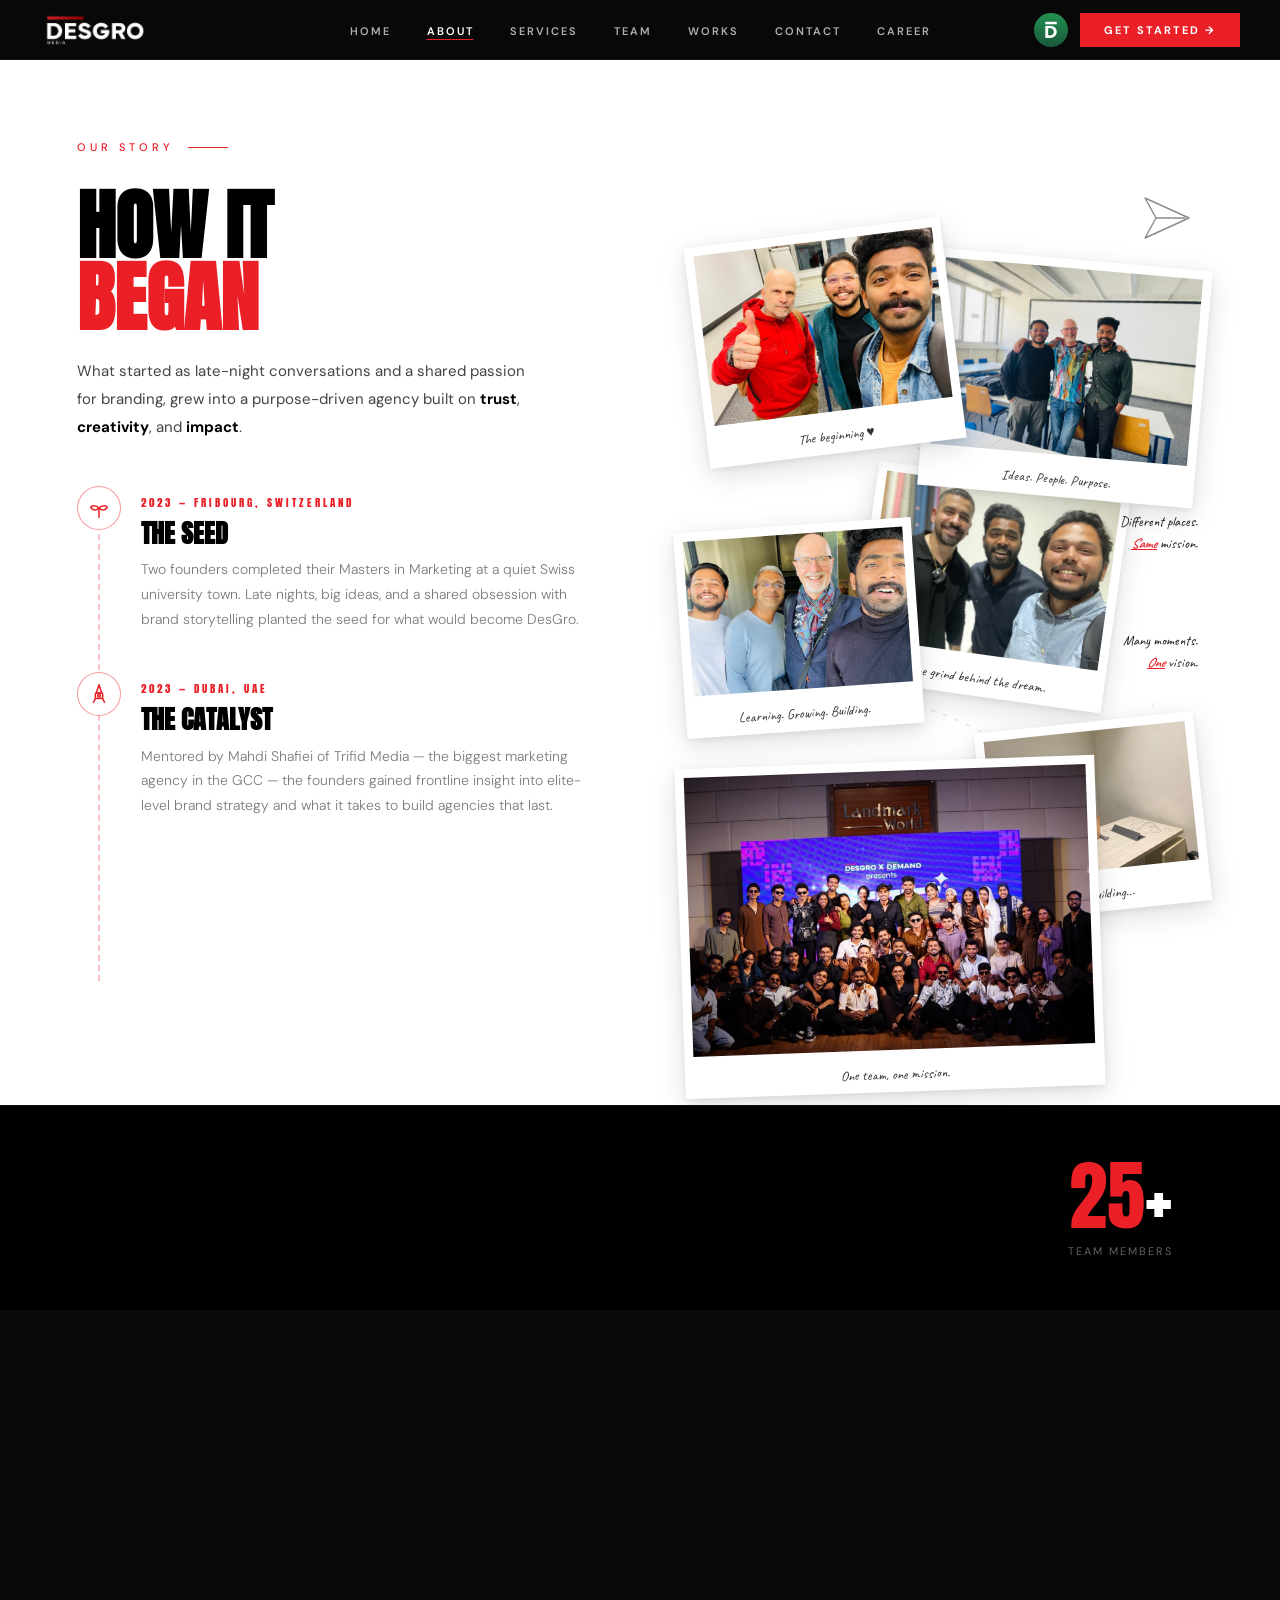
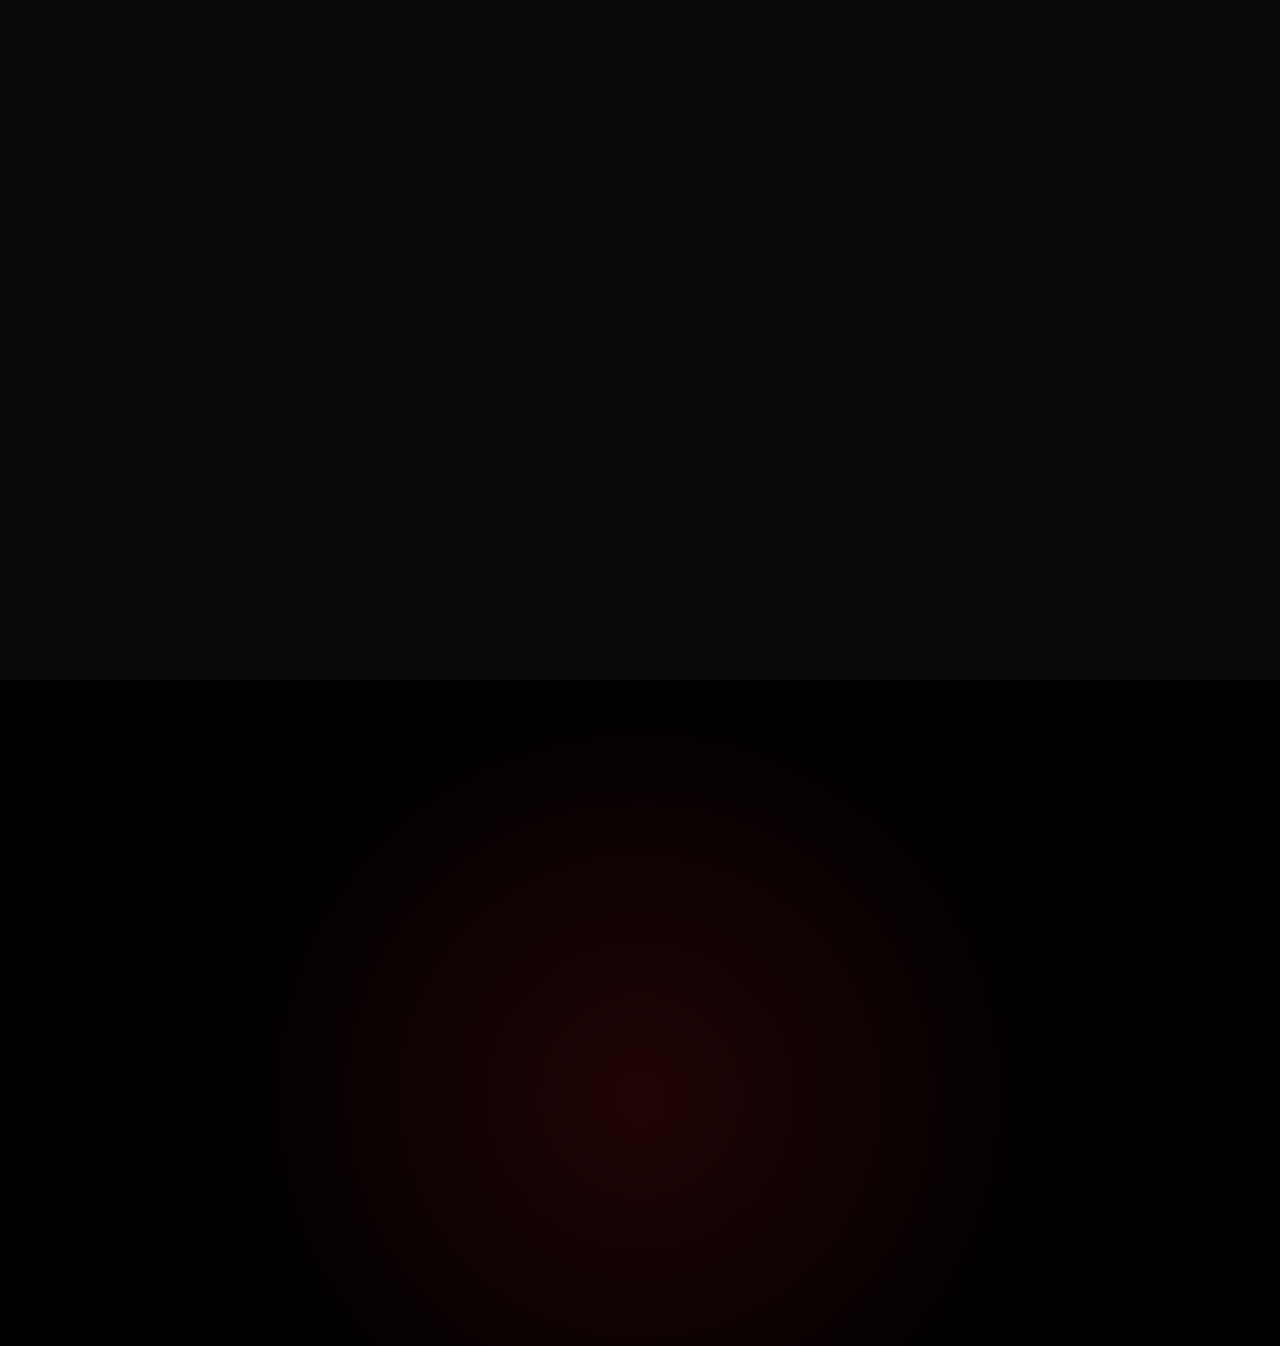
<file: about.html>
<!DOCTYPE html>
<html lang="en">

<head>
  <meta charset="UTF-8">
  <meta name="viewport" content="width=device-width, initial-scale=1.0, viewport-fit=cover">
  <meta name="theme-color" content="#000000">
  <title>About &mdash; Desgro Media</title>
  <link rel="icon" type="image/jpeg" href="image%20assets/desgrologo.jpg">
  <link rel="apple-touch-icon" href="image%20assets/desgrologo.jpg">
  <meta name="description"
    content="From a university town in Switzerland to 40+ creatives redefining brands across the globe.">
  <link rel="preload" href="fonts/Anton-Regular.woff2" as="font" type="font/woff2" crossorigin>
  <link rel="stylesheet" href="style.css">
  <style>
    @import url('https://fonts.googleapis.com/css2?family=Caveat:wght@400;600&display=swap');

    .about-page {
      overflow-x: hidden;
    }

    /* ── STORY (first section, white background) ── */
    .ab-story {
      background: #fff;
      padding: calc(var(--nav-h) + 80px) 6% 100px;
      display: grid;
      grid-template-columns: 1fr 1fr;
      gap: 80px;
      align-items: center;
      min-height: 100vh;
      min-height: 100dvh;
    }

    .ab-story-label {
      font-family: var(--font-body);
      font-size: 11px;
      font-weight: 500;
      letter-spacing: 4px;
      color: var(--red);
      text-transform: uppercase;
      margin-bottom: 36px;
      display: flex;
      align-items: center;
      gap: 14px;
    }

    .ab-story-label::after {
      content: '';
      display: block;
      width: 40px;
      height: 1px;
      background: var(--red);
    }

    .ab-story-heading {
      font-family: var(--font-display);
      font-size: clamp(44px, 6vw, 84px);
      line-height: 0.94;
      color: #000;
      margin-bottom: 24px;
    }

    .ab-story-heading em {
      color: var(--red);
      font-style: normal;
    }

    /* Story intro paragraph */
    .ab-story-intro {
      font-family: var(--font-body);
      font-size: 15px;
      line-height: 1.85;
      color: #444;
      max-width: 460px;
      margin-bottom: 44px;
    }

    .ab-story-intro strong {
      color: #000;
      font-weight: 700;
    }

    /* Milestones — icon timeline */
    .ab-milestones {
      position: relative;
    }

    .ab-milestones::before {
      content: '';
      position: absolute;
      left: 21px;
      top: 48px;
      bottom: 24px;
      border-left: 2px dashed rgba(235, 32, 39, 0.28);
      pointer-events: none;
    }

    .ab-milestone {
      display: grid;
      grid-template-columns: 44px 1fr;
      gap: 20px;
      padding-bottom: 40px;
      align-items: flex-start;
      opacity: 0;
      transform: translateX(-20px);
      transition: opacity 0.6s ease, transform 0.6s cubic-bezier(0.16, 1, 0.3, 1);
    }

    .ab-milestone.visible {
      opacity: 1;
      transform: translateX(0);
    }

    .ab-milestone:last-child {
      padding-bottom: 0;
    }

    .ab-ms-icon {
      width: 44px;
      height: 44px;
      border-radius: 50%;
      border: 1.5px solid rgba(235, 32, 39, 0.45);
      background: #fff;
      display: flex;
      align-items: center;
      justify-content: center;
      flex-shrink: 0;
      position: relative;
      z-index: 1;
    }

    .ab-ms-icon svg {
      width: 22px;
      height: 22px;
      stroke: var(--red);
      fill: none;
      stroke-width: 1.7;
      stroke-linecap: round;
      stroke-linejoin: round;
    }

    .ab-ms-body {
      padding-top: 8px;
    }

    .ab-milestone-year {
      font-family: var(--font-display);
      font-size: 11px;
      letter-spacing: 3px;
      color: var(--red);
      margin-bottom: 8px;
      display: block;
    }

    .ab-milestone h3 {
      font-family: var(--font-display);
      font-size: clamp(18px, 2.2vw, 26px);
      color: #000;
      line-height: 1.1;
      margin-bottom: 10px;
    }

    .ab-milestone p {
      font-family: var(--font-body);
      font-size: 14px;
      font-weight: 300;
      color: rgba(0, 0, 0, 0.52);
      line-height: 1.78;
    }

    /* Scattered photos — dark frames on white bg */
    .ab-hero-right {
      position: relative;
      height: 680px;
      z-index: 2;
    }

    .ab-photo {
      position: absolute;
      background: #fff;
      /* polaroid white frame */
      padding: 9px 9px 42px;
      box-shadow: 0 8px 28px rgba(0, 0, 0, 0.13), 0 2px 6px rgba(0, 0, 0, 0.07);
      opacity: 0;
      transition: box-shadow 0.4s ease, opacity 0.6s ease;
      cursor: default;
    }

    .ab-photo.in {
      opacity: 1;
    }

    .ab-photo:hover {
      box-shadow: 0 18px 44px rgba(0, 0, 0, 0.2), 0 4px 10px rgba(0, 0, 0, 0.08);
      z-index: 10 !important;
    }

    .ab-photo img {
      display: block;
      width: 100%;
      height: 100%;
      object-fit: cover;
    }

    .ab-photo-caption {
      position: absolute;
      bottom: 8px;
      left: 0;
      right: 0;
      text-align: center;
      font-family: 'Caveat', cursive;
      font-size: 14px;
      color: #333;
      line-height: 1.2;
    }

    /* Floating handwritten callouts */
    .ab-callout {
      position: absolute;
      font-family: 'Caveat', cursive;
      font-size: 14px;
      line-height: 1.6;
      color: #1a1a1a;
      z-index: 9;
      pointer-events: none;
    }

    .ab-c1 {
      top: 41%;
      right: 1%;
      text-align: right;
      max-width: 148px;
    }

    .ab-c2 {
      bottom: 35%;
      right: 1%;
      text-align: right;
      max-width: 148px;
    }

    .ab-cr {
      color: var(--red);
      font-weight: 600;
      text-decoration: underline;
      font-style: italic;
    }

    /* Paper plane */
    .ab-deco-plane {
      position: absolute;
      top: -38px;
      right: 10px;
      z-index: 8;
      pointer-events: none;
      opacity: 0.5;
    }

    /* Dashed decorative SVG */
    .ab-deco-svg {
      position: absolute;
      inset: 0;
      width: 100%;
      height: 100%;
      pointer-events: none;
      overflow: visible;
      z-index: 2;
    }

    .ab-p1 {
      width: 258px;
      height: 222px;
      top: 0;
      left: 3%;
      rotate: -7deg;
      z-index: 5;
    }

    .ab-p2 {
      width: 276px;
      height: 238px;
      top: 4%;
      right: 0;
      rotate: 5deg;
      z-index: 4;
    }

    .ab-p3 {
      width: 238px;
      height: 206px;
      top: 43%;
      left: 0;
      rotate: -4deg;
      z-index: 6;
    }

    .ab-p4 {
      width: 254px;
      height: 220px;
      top: 36%;
      left: 35%;
      rotate: 8deg;
      z-index: 3;
    }

    .ab-p5 {
      width: 220px;
      height: 190px;
      bottom: 0;
      right: 0;
      rotate: -6deg;
      z-index: 5;
    }

    .ab-p6 {
      width: 420px;
      height: 330px;
      bottom: -180px;
      left: 0;
      rotate: -2deg;
      z-index: 7;
    }

    /* STATS */
    .ab-stats {
      background: #000;
      display: grid;
      grid-template-columns: repeat(4, 1fr);
      border-top: 1px solid rgba(255, 255, 255, 0.06);
    }

    .ab-stat {
      padding: 52px 32px;
      text-align: center;
      border-right: 1px solid rgba(255, 255, 255, 0.06);
      opacity: 0;
      transform: translateY(24px);
      transition: opacity 0.6s ease, transform 0.6s ease;
    }

    .ab-stat:last-child {
      border-right: none;
    }

    .ab-stat.visible {
      opacity: 1;
      transform: translateY(0);
    }

    .ab-stat-num {
      font-family: var(--font-display);
      font-size: clamp(48px, 6vw, 80px);
      line-height: 1;
      color: var(--white);
      display: block;
    }

    .ab-stat-val {
      color: var(--red);
    }

    .ab-stat-lbl {
      display: block;
      font-family: var(--font-body);
      font-size: 11px;
      font-weight: 400;
      letter-spacing: 2px;
      color: rgba(255, 255, 255, 0.38);
      text-transform: uppercase;
      margin-top: 10px;
    }

    /* FOUNDERS */
    .ab-founders {
      background: #0a0a0a;
      padding: 100px 6%;
    }

    .ab-section-header {
      display: flex;
      align-items: flex-start;
      justify-content: flex-start;
      margin-bottom: 64px;
    }

    .ab-section-label-sm {
      font-family: var(--font-body);
      font-size: 11px;
      font-weight: 500;
      letter-spacing: 4px;
      color: var(--red);
      text-transform: uppercase;
      display: flex;
      align-items: center;
      gap: 14px;
    }

    .ab-section-label-sm::before {
      content: '';
      display: block;
      width: 36px;
      height: 1px;
      background: var(--red);
    }

    .ab-founders-heading {
      font-family: var(--font-display);
      font-size: clamp(36px, 5vw, 72px);
      color: var(--white);
      line-height: 0.95;
      opacity: 0;
      transform: translateY(30px);
      transition: opacity 0.7s ease, transform 0.7s ease;
    }

    .ab-founders-heading.visible {
      opacity: 1;
      transform: translateY(0);
    }

    .ab-founders-heading em {
      color: var(--red);
      font-style: normal;
      display: block;
    }

    .ab-founders-grid {
      display: grid;
      grid-template-columns: repeat(3, 1fr);
      gap: 16px;
      max-width: 960px;
      margin: 0 auto;
    }

    .ab-founder {
      background: #111;
      border: 1px solid rgba(255, 255, 255, 0.06);
      overflow: hidden;
      opacity: 0;
      transform: translateY(40px);
      transition: opacity 0.7s ease, transform 0.7s cubic-bezier(0.16, 1, 0.3, 1), border-color 0.3s ease;
    }

    .ab-founder.visible {
      opacity: 1;
      transform: translateY(0);
    }

    .ab-founder:hover {
      border-color: rgba(235, 32, 39, 0.28);
    }

    .ab-founder-img {
      width: 100%;
      aspect-ratio: 4 / 5;
      overflow: hidden;
    }

    .ab-founder-img img {
      width: 100%;
      height: 100%;
      object-fit: cover;
      object-position: center top;
      display: block;
      transition: transform 0.5s cubic-bezier(0.16, 1, 0.3, 1);
    }

    .ab-founder:hover .ab-founder-img img {
      transform: scale(1.12);
    }

    .ab-founder-info {
      padding: 18px 20px 24px;
    }

    .ab-founder-role {
      font-family: var(--font-body);
      font-size: 10px;
      font-weight: 600;
      letter-spacing: 3px;
      color: var(--red);
      text-transform: uppercase;
      display: block;
      margin-bottom: 8px;
    }

    .ab-founder-name {
      font-family: var(--font-display);
      font-size: clamp(22px, 2.5vw, 32px);
      color: var(--white);
      line-height: 1;
      margin-bottom: 12px;
    }

    .ab-founder-bio {
      font-family: var(--font-body);
      font-size: 13px;
      font-weight: 300;
      color: rgba(255, 255, 255, 0.4);
      line-height: 1.75;
    }

    /* CTA */
    .ab-cta {
      background: #000;
      padding: 140px 6%;
      text-align: center;
      position: relative;
      overflow: hidden;
    }

    .ab-cta::before {
      content: '';
      position: absolute;
      bottom: -30%;
      left: 50%;
      transform: translateX(-50%);
      width: 80vw;
      height: 80vw;
      max-width: 900px;
      max-height: 900px;
      border-radius: 50%;
      background: radial-gradient(circle, rgba(235, 32, 39, 0.14) 0%, transparent 65%);
      pointer-events: none;
    }

    .ab-cta-lbl {
      font-family: var(--font-body);
      font-size: 11px;
      font-weight: 500;
      letter-spacing: 4px;
      color: var(--red);
      text-transform: uppercase;
      margin-bottom: 24px;
      opacity: 0;
      transition: opacity 0.7s ease;
    }

    .ab-cta-lbl.visible {
      opacity: 1;
    }

    .ab-cta-title {
      font-family: var(--font-display);
      font-size: clamp(56px, 11vw, 150px);
      line-height: 0.88;
      color: var(--white);
      position: relative;
      z-index: 1;
      margin-bottom: 48px;
      opacity: 0;
      transform: translateY(50px);
      transition: opacity 0.8s ease 0.15s, transform 0.8s cubic-bezier(0.16, 1, 0.3, 1) 0.15s;
    }

    .ab-cta-title.visible {
      opacity: 1;
      transform: translateY(0);
    }

    .ab-cta-title em {
      color: var(--red);
      font-style: normal;
      display: block;
    }

    .ab-cta-btn {
      display: inline-block;
      background: var(--red);
      color: var(--white);
      font-family: var(--font-body);
      font-size: 12px;
      font-weight: 700;
      letter-spacing: 2.5px;
      text-transform: uppercase;
      text-decoration: none;
      padding: 18px 52px;
      position: relative;
      z-index: 1;
      opacity: 0;
      transform: translateY(20px);
      transition: opacity 0.7s ease 0.35s, transform 0.7s ease 0.35s, background 0.2s;
    }

    .ab-cta-btn.visible {
      opacity: 1;
      transform: translateY(0);
    }

    .ab-cta-btn:hover {
      background: #c0181e;
    }

    /* RESPONSIVE */
    @media (max-width: 900px) {

      /* Story stacks: milestones on top, photos below */
      .ab-story {
        grid-template-columns: 1fr;
        gap: 52px;
        padding-top: calc(var(--nav-h) + 48px);
        padding-bottom: 72px;
      }

      .ab-hero-right {
        height: 400px;
      }

      .ab-p1 {
        width: 160px;
        height: 138px;
      }

      .ab-p2 {
        width: 170px;
        height: 150px;
      }

      .ab-p3 {
        width: 148px;
        height: 128px;
      }

      .ab-p4 {
        width: 162px;
        height: 140px;
      }

      .ab-p5 {
        width: 140px;
        height: 122px;
      }

      .ab-p6 {
        width: 280px;
        height: 220px;
        bottom: -115px;
      }

      .ab-stats {
        grid-template-columns: repeat(2, 1fr);
      }

      .ab-stat:nth-child(2),
      .ab-stat:nth-child(4) {
        border-right: none;
      }

      .ab-founders-grid {
        grid-template-columns: 1fr 1fr;
        max-width: 100%;
      }

      .ab-section-header {
        flex-direction: column;
        align-items: flex-start;
        gap: 20px;
      }

      .ab-stat {
        padding: 36px 20px;
      }

      .ab-founders {
        padding: 72px 5%;
      }
    }

    @media (max-width: 600px) {

      .ab-callout,
      .ab-deco-plane {
        display: none;
      }

      .ab-photo-caption {
        font-size: 11px;
      }

      .ab-hero-right {
        height: 290px;
      }

      .ab-p1 {
        width: 116px;
        height: 100px;
        top: 0;
        left: 4%;
      }

      .ab-p2 {
        width: 126px;
        height: 110px;
        top: 5%;
        right: 2%;
      }

      .ab-p3 {
        width: 108px;
        height: 94px;
        top: 42%;
        left: 0;
      }

      .ab-p4 {
        width: 118px;
        height: 102px;
        top: 38%;
        left: 34%;
      }

      .ab-p5 {
        width: 100px;
        height: 88px;
        bottom: 0;
        right: 1%;
      }

      .ab-p6 {
        width: 200px;
        height: 158px;
        bottom: -75px;
        left: 1%;
      }

      .ab-founders-grid {
        grid-template-columns: 1fr;
      }

      .ab-stats {
        grid-template-columns: 1fr 1fr;
      }

      .ab-cta-title {
        font-size: clamp(44px, 14vw, 80px);
      }
    }

    @media (max-width: 380px) {
      .ab-photo-caption {
        font-size: 10px;
      }

      .ab-hero-right {
        height: 250px;
      }

      .ab-p1 {
        width: 100px;
        height: 86px;
      }

      .ab-p2 {
        width: 108px;
        height: 94px;
      }

      .ab-p3 {
        width: 94px;
        height: 82px;
      }

      .ab-p4 {
        width: 102px;
        height: 88px;
      }

      .ab-p5 {
        width: 88px;
        height: 76px;
      }

      .ab-p6 {
        width: 170px;
        height: 134px;
        bottom: -60px;
      }
    }
  </style>
</head>

<body class="about-page">

  <!-- NAV -->
  <nav id="navbar">
    <div class="nav-logo" style="cursor:pointer;" onclick="window.location.href=window.location.origin+'/'">
      <div class="logo-mark">
        <img class="logo-img" src="logos/desgro-logo.png" alt="Desgro Media">
      </div>
    </div>
    <ul class="nav-links">
      <li><a href="/">HOME</a></li>
      <li><a href="/about" class="nav-active">ABOUT</a></li>
      <li><a href="/#services">SERVICES</a></li>
      <li><a href="/#team">TEAM</a></li>
      <li><a href="/#works">WORKS</a></li>
      <li><a href="/#contact">CONTACT</a></li>
      <li><a href="/careers">CAREER</a></li>
    </ul>
    <div class="nav-right">
      <a href="https://www.instagram.com/demand.school?utm_source=ig_web_button_share_sheet&igsh=ZDNlZDc0MzIxNw=="
        target="_blank" rel="noopener" class="nav-circle-btn" aria-label="Demand School">
        <img src="image%20assets/demandlogo.jpg" alt="Demand School">
      </a>
      <a href="https://erp.desgromedia.com/apply/" class="btn-get-started" target="_blank" rel="noopener">GET STARTED
        &rarr;</a>
      <button class="nav-hamburger" id="navHamburger" aria-label="Open menu">
        <span></span><span></span><span></span>
      </button>
    </div>
  </nav>

  <div class="mobile-nav" id="mobileNav" aria-hidden="true">
    <button class="mobile-nav-close" id="mobileNavClose" aria-label="Close menu"></button>
    <ul>
      <li><a href="/">HOME</a></li>
      <li><a href="/about">ABOUT</a></li>
      <li><a href="/#services">SERVICES</a></li>
      <li><a href="/#team">TEAM</a></li>
      <li><a href="/#works">WORKS</a></li>
      <li><a href="/#contact">CONTACT</a></li>
      <li><a href="/careers">CAREER</a></li>
    </ul>
    <a href="https://erp.desgromedia.com/apply/" class="btn-get-started mobile-nav-cta" target="_blank"
      rel="noopener">GET STARTED &rarr;</a>
  </div>

  <!-- STORY TIMELINE (first section) -->
  <section class="ab-story">
    <!-- LEFT: icon milestones + intro -->
    <div class="ab-story-left">
      <div class="ab-story-label">Our Story</div>
      <h2 class="ab-story-heading">HOW IT<br><em>BEGAN</em></h2>
      <p class="ab-story-intro">What started as late-night conversations and a shared passion for branding, grew into a
        purpose-driven agency built on <strong>trust</strong>, <strong>creativity</strong>, and <strong>impact</strong>.
      </p>
      <div class="ab-milestones">
        <div class="ab-milestone" data-reveal>
          <div class="ab-ms-icon">
            <svg viewBox="0 0 24 24">
              <path d="M12 22V12" />
              <path d="M12 12C9 9 4 9 3 11c2 4 6 4 9 1z" />
              <path d="M12 12c3-3 8-3 9-1-2 4-6 4-9 1z" />
            </svg>
          </div>
          <div class="ab-ms-body">
            <span class="ab-milestone-year">2023 &mdash; FRIBOURG, SWITZERLAND</span>
            <h3>THE SEED</h3>
            <p>Two founders completed their Masters in Marketing at a quiet Swiss university town. Late nights, big
              ideas, and a shared obsession with brand storytelling planted the seed for what would become DesGro.</p>
          </div>
        </div>
        <div class="ab-milestone" data-reveal data-delay="140">
          <div class="ab-ms-icon">
            <svg viewBox="0 0 24 24">
              <path d="M12 2l-3 9h6l-3-9z" />
              <rect x="8" y="11" width="8" height="6" rx="1.5" />
              <path d="M8 17l-2 4M16 17l2 4" />
              <circle cx="12" cy="14" r="1.5" />
            </svg>
          </div>
          <div class="ab-ms-body">
            <span class="ab-milestone-year">2023 &mdash; DUBAI, UAE</span>
            <h3>THE CATALYST</h3>
            <p>Mentored by Mahdi Shafiei of Trifid Media &mdash; the biggest marketing agency in the GCC &mdash; the
              founders gained frontline insight into elite-level brand strategy and what it takes to build agencies that
              last.</p>
          </div>
        </div>
        <div class="ab-milestone" data-reveal data-delay="280">
          <div class="ab-ms-icon">
            <svg viewBox="0 0 24 24">
              <path d="M3 20l5-9 4 5.5 3-4.5 6 8H3z" />
              <path d="M15 3v6M15 3l4 2.5M15 3l-4 2.5" />
            </svg>
          </div>
          <div class="ab-ms-body">
            <span class="ab-milestone-year">2024 &mdash; CALICUT, INDIA</span>
            <h3>THE LAUNCHPAD</h3>
            <p>Armed with a world-class education and Dubai-forged instincts, DesGro was born at Hilite Business Park,
              Calicut &mdash; starting with a founding team of just 3, now 40+ strong and still accelerating.</p>
          </div>
        </div>
      </div>
    </div>

    <!-- RIGHT: polaroid photos + decorative elements -->
    <div class="ab-hero-right">
      <!-- Paper plane decoration -->
      <svg class="ab-deco-plane" width="52" height="48" viewBox="0 0 52 48" fill="none"
        xmlns="http://www.w3.org/2000/svg">
        <path d="M4 4l44 20L4 44l11-20L4 4z" stroke="#1a1a1a" stroke-width="1.4" stroke-linecap="round"
          stroke-linejoin="round" />
        <line x1="15" y1="24" x2="44" y2="24" stroke="#1a1a1a" stroke-width="1.4" stroke-linecap="round" />
      </svg>

      <!-- Floating handwritten callouts -->
      <div class="ab-callout ab-c1">Different places.<br><span class="ab-cr">Same</span> mission.</div>
      <div class="ab-callout ab-c2">Many moments.<br><span class="ab-cr">One</span> vision.</div>

      <!-- Decorative dashed paths -->
      <svg class="ab-deco-svg" viewBox="0 0 600 600" preserveAspectRatio="none" xmlns="http://www.w3.org/2000/svg">
        <path d="M60 180 Q180 110 330 230 Q430 310 510 190" stroke="rgba(0,0,0,0.11)" stroke-dasharray="5 9" fill="none"
          stroke-width="1.4" />
        <path d="M40 430 Q200 370 390 460 Q480 500 545 415" stroke="rgba(0,0,0,0.09)" stroke-dasharray="5 9" fill="none"
          stroke-width="1.4" />
      </svg>

      <!-- White polaroid photos with handwritten captions -->
      <div class="ab-photo ab-p1">
        <img src="image%20assets/about1.jpg" alt="" loading="eager">
        <span class="ab-photo-caption">The beginning ♥</span>
      </div>
      <div class="ab-photo ab-p2">
        <img src="image%20assets/about2.jpg" alt="" loading="eager">
        <span class="ab-photo-caption">Ideas. People. Purpose.</span>
      </div>
      <div class="ab-photo ab-p3">
        <img src="image%20assets/about3.jpg" alt="" loading="eager">
        <span class="ab-photo-caption">Learning. Growing. Building.</span>
      </div>
      <div class="ab-photo ab-p4">
        <img src="image%20assets/about4.jpg" alt="" loading="eager">
        <span class="ab-photo-caption">The grind behind the dream.</span>
      </div>
      <div class="ab-photo ab-p5">
        <img src="image%20assets/about5.jpg" alt="" loading="eager">
        <span class="ab-photo-caption">Still building...</span>
      </div>
      <div class="ab-photo ab-p6">
        <img src="eventsimages/group.jpg" alt="" loading="eager">
        <span class="ab-photo-caption">One team, one mission.</span>
      </div>
    </div>
  </section>

  <!-- STATS -->
  <div class="ab-stats">
    <div class="ab-stat" data-stat data-val="150" data-suf="+" data-lbl="Creators Built" data-delay="0"></div>
    <div class="ab-stat" data-stat data-val="100" data-suf="M+" data-lbl="Total Views" data-delay="100"></div>
    <div class="ab-stat" data-stat data-val="500" data-suf="K+" data-lbl="Organic Followers" data-delay="200"></div>
    <div class="ab-stat" data-stat data-val="40" data-suf="+" data-lbl="Team Members" data-delay="300"></div>
  </div>

  <!-- FOUNDERS -->
  <section class="ab-founders">
    <div class="ab-section-header">
      <h2 class="ab-founders-heading" data-reveal>MEET THE<br><em>MINDS</em></h2>
    </div>
    <div class="ab-founders-grid">
      <div class="ab-founder" data-reveal data-delay="0">
        <div class="ab-founder-img">
          <img src="image%20assets/nisam.png" alt="Nisam VM" loading="lazy" decoding="async">
        </div>
        <div class="ab-founder-info">
          <span class="ab-founder-role">Founder</span>
          <h3 class="ab-founder-name">Nisam VM</h3>
          <p class="ab-founder-bio">Masters in Marketing, Fribourg. The founding vision behind DesGro &mdash; from 3 to
            40+, from Calicut to global. Mentored by the GCC&rsquo;s finest.</p>
        </div>
      </div>
      <div class="ab-founder" data-reveal data-delay="150">
        <div class="ab-founder-img">
          <img src="image%20assets/thanseem.png" alt="Thanseem CA" loading="lazy" decoding="async">
        </div>
        <div class="ab-founder-info">
          <span class="ab-founder-role">Co-Founder</span>
          <h3 class="ab-founder-name">Thanseem CA</h3>
          <p class="ab-founder-bio">Masters in Marketing, Fribourg. The operational architect of DesGro&rsquo;s growth
            systems, client partnerships, and culture.</p>
        </div>
      </div>
      <div class="ab-founder" data-reveal data-delay="300">
        <div class="ab-founder-img">
          <img src="image%20assets/aflu.png" alt="Aflah Al Zaman" loading="lazy" decoding="async">
        </div>
        <div class="ab-founder-info">
          <span class="ab-founder-role">Brand Strategist</span>
          <h3 class="ab-founder-name">Aflah Al Zaman</h3>
          <p class="ab-founder-bio">The strategic mind turning audience insights into brand positioning that makes
            businesses impossible to ignore.</p>
        </div>
      </div>
    </div>
  </section>

  <!-- CTA -->
  <section class="ab-cta">
    <p class="ab-cta-lbl" data-reveal>Let&rsquo;s Build Together</p>
    <h2 class="ab-cta-title" data-reveal>READY TO<br><em>GROW?</em></h2>
    <a href="https://erp.desgromedia.com/apply/" class="ab-cta-btn" data-reveal target="_blank" rel="noopener">Get
      Started &rarr;</a>
  </section>

  <!-- BACK TO TOP -->
  <button id="backToTop" class="back-to-top" aria-label="Back to top">
    <svg width="20" height="20" viewBox="0 0 24 24" fill="none" stroke="currentColor" stroke-width="2.5"
      stroke-linecap="round" stroke-linejoin="round">
      <polyline points="18 15 12 9 6 15" />
    </svg>
  </button>

  <script>
    (function () {

      /* NAV hamburger */
      const hamburger = document.getElementById('navHamburger');
      const mobileNav = document.getElementById('mobileNav');
      const closeBtn = document.getElementById('mobileNavClose');
      if (hamburger && mobileNav) {
        hamburger.addEventListener('click', () => {
          const open = mobileNav.classList.toggle('open');
          hamburger.classList.toggle('active', open);
          mobileNav.setAttribute('aria-hidden', String(!open));
        });
        closeBtn && closeBtn.addEventListener('click', () => {
          mobileNav.classList.remove('open');
          hamburger.classList.remove('active');
          mobileNav.setAttribute('aria-hidden', 'true');
        });
        mobileNav.querySelectorAll('a').forEach(a =>
          a.addEventListener('click', () => {
            mobileNav.classList.remove('open');
            hamburger.classList.remove('active');
            mobileNav.setAttribute('aria-hidden', 'true');
          })
        );
      }

      /* Photos entrance — stagger in on page load */
      setTimeout(() => {
        document.querySelectorAll('.ab-photo').forEach((p, i) =>
          setTimeout(() => p.classList.add('in'), 200 + i * 110)
        );
      }, 100);

      /* Photo hover tilt */
      document.querySelectorAll('.ab-photo').forEach(photo => {
        photo.addEventListener('mousemove', e => {
          const r = photo.getBoundingClientRect();
          const x = (e.clientX - r.left) / r.width - 0.5;
          const y = (e.clientY - r.top) / r.height - 0.5;
          photo.style.transform = 'perspective(600px) rotateY(' + (x * 14) + 'deg) rotateX(' + (-y * 10) + 'deg) scale(1.04)';
        });
        photo.addEventListener('mouseleave', () => { photo.style.transform = ''; });
      });

      /* Reveal observer */
      function reveal(selector, opts) {
        const els = document.querySelectorAll(selector);
        if (!els.length) return;
        const io = new IntersectionObserver(entries => {
          entries.forEach(e => {
            const d = parseInt(e.target.dataset.delay || '0', 10);
            if (e.isIntersecting) setTimeout(() => e.target.classList.add('visible'), d);
            else e.target.classList.remove('visible');
          });
        }, opts || { threshold: 0.15 });
        els.forEach(el => io.observe(el));
      }
      reveal('[data-reveal]', { threshold: 0.15 });
      reveal('.ab-milestone', { threshold: 0.2 });
      reveal('.ab-founders-heading', { threshold: 0.2 });
      reveal('.ab-founder', { threshold: 0.1 });
      reveal('.ab-cta-lbl', { threshold: 0.2 });
      reveal('.ab-cta-title', { threshold: 0.15 });
      reveal('.ab-cta-btn', { threshold: 0.1 });

      /* Stat counters */
      const stats = document.querySelectorAll('[data-stat]');
      stats.forEach(function (s) {
        var val = s.dataset.val, suf = s.dataset.suf || '', lbl = s.dataset.lbl || '';
        s.innerHTML =
          '<span class="ab-stat-num"><span class="ab-stat-val" data-target="' + val + '">0</span>' + suf + '</span>' +
          '<span class="ab-stat-lbl">' + lbl + '</span>';
      });
      function counter(el) {
        var target = parseInt(el.dataset.target, 10);
        var dur = 1600, start = performance.now();
        (function tick(now) {
          var p = Math.min(1, (now - start) / dur);
          el.textContent = Math.floor((1 - Math.pow(1 - p, 3)) * target);
          if (p < 1) requestAnimationFrame(tick);
          else el.textContent = target;
        })(start);
      }
      var statIO = new IntersectionObserver(function (entries) {
        entries.forEach(function (e) {
          var d = parseInt(e.target.dataset.delay || '0', 10);
          if (e.isIntersecting) {
            setTimeout(function () {
              e.target.classList.add('visible');
              var n = e.target.querySelector('.ab-stat-val');
              if (n) counter(n);
            }, d);
          } else {
            e.target.classList.remove('visible');
            var n = e.target.querySelector('.ab-stat-val');
            if (n) n.textContent = '0';
          }
        });
      }, { threshold: 0.25 });
      stats.forEach(function (s) { statIO.observe(s); });

      /* Nav scroll */
      var navbar = document.getElementById('navbar');
      if (navbar) {
        window.addEventListener('scroll', function () {
          navbar.style.background = window.scrollY > 20 ? 'rgba(0,0,0,0.99)' : 'rgba(0,0,0,0.97)';
        }, { passive: true });
      }

      /* Back to top */
      var btn = document.getElementById('backToTop');
      if (btn) {
        window.addEventListener('scroll', function () {
          btn.classList.toggle('visible', window.scrollY > 500);
        }, { passive: true });
        btn.addEventListener('click', function () { window.scrollTo({ top: 0, behavior: 'smooth' }); });
      }

    })();
  </script>

</body>

</html>
</file>
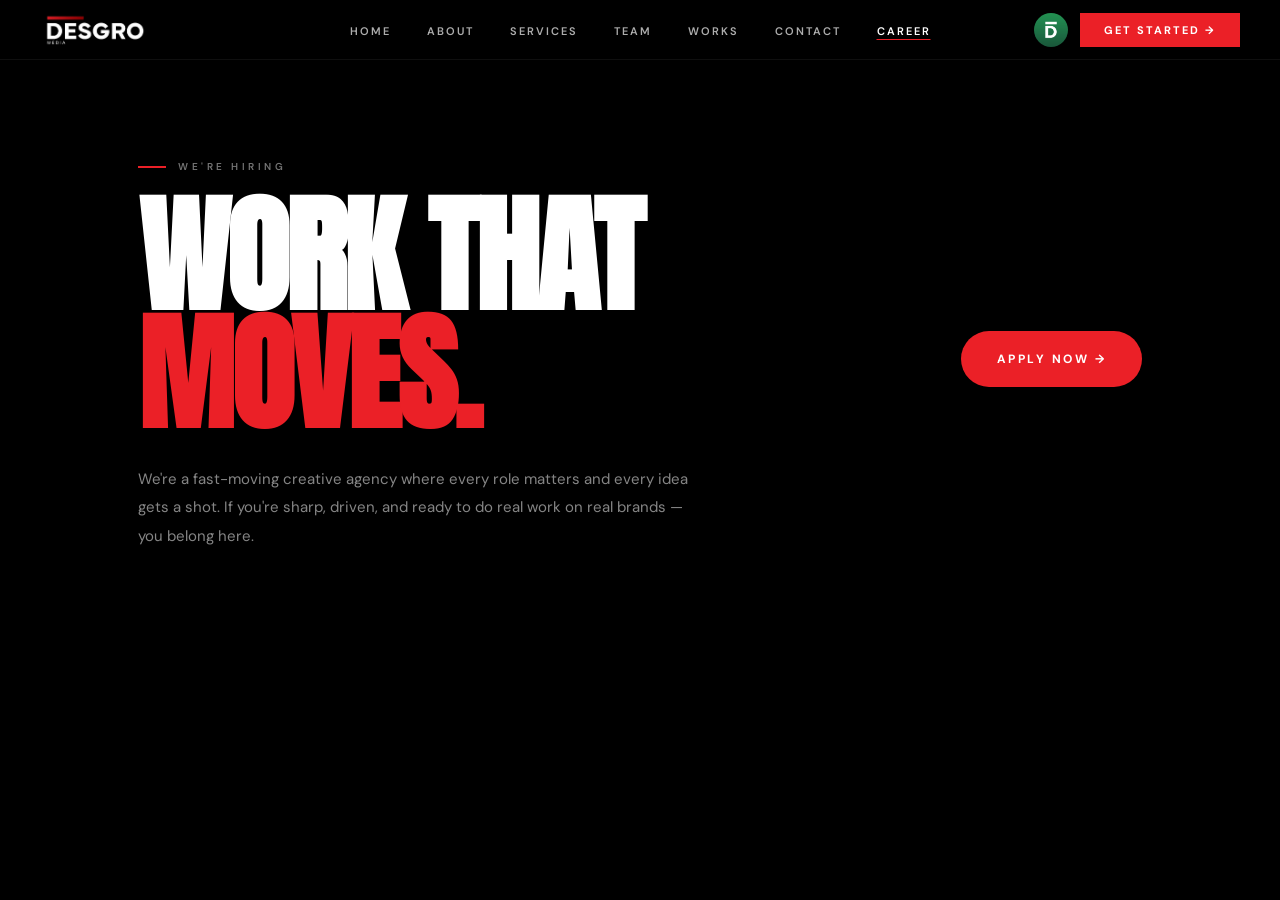
<file: careers.html>
<!DOCTYPE html>
<html lang="en">

<head>
  <meta charset="UTF-8">
  <meta name="viewport" content="width=device-width, initial-scale=1.0, viewport-fit=cover">
  <meta name="theme-color" content="#000000">
  <title>Careers — Desgro Media</title>
  <link rel="icon" type="image/jpeg" href="image%20assets/desgrologo.jpg">
  <link rel="apple-touch-icon" href="image%20assets/desgrologo.jpg">
  <meta name="description"
    content="Join the DesGro Media team. We're looking for editors, marketers, designers, and creators who are obsessed with craft and hungry to grow.">
  <link rel="preload" href="fonts/Anton-Regular.woff2" as="font" type="font/woff2" crossorigin>
  <link rel="stylesheet" href="style.css">
  <style>
    /* ── CAREERS PAGE SPECIFIC ── */
    .cp-hero {
      display: flex;
      align-items: center;
      justify-content: space-between;
      gap: 40px;
      padding: 160px 48px 120px;
      max-width: 1100px;
      margin: 0 auto;
    }

    .cp-hero-text {
      max-width: 700px;
    }

    .cp-apply-btn {
      display: inline-flex;
      align-items: center;
      gap: 10px;
      flex-shrink: 0;
      margin-top: 8px;
      background: var(--red);
      color: var(--white);
      text-decoration: none;
      font-family: var(--font-body);
      font-size: 12px;
      font-weight: 700;
      letter-spacing: 2.5px;
      text-transform: uppercase;
      padding: 20px 36px;
      border-radius: 100px;
      transition: background 0.2s ease, transform 0.2s ease;
    }

    .cp-apply-btn:hover {
      background: #c0181e;
      transform: translateY(-2px);
    }

    .cp-eyebrow {
      display: flex;
      align-items: center;
      gap: 12px;
      font-family: var(--font-body);
      font-size: 10px;
      font-weight: 600;
      letter-spacing: 3.5px;
      color: rgba(255, 255, 255, 0.45);
      text-transform: uppercase;
      margin-bottom: 24px;
    }

    .cp-eyebrow-line {
      width: 28px;
      height: 2px;
      background: var(--red);
      flex-shrink: 0;
    }

    .cp-headline {
      font-family: var(--font-display);
      font-size: clamp(60px, 10vw, 140px);
      line-height: 0.92;
      letter-spacing: -3px;
      color: var(--white);
      text-transform: uppercase;
      margin-bottom: 32px;
    }

    .cp-headline span {
      color: var(--red);
    }

    .cp-sub {
      font-family: var(--font-body);
      font-size: 15px;
      line-height: 1.9;
      color: rgba(255, 255, 255, 0.52);
      max-width: 560px;
    }

    @media (max-width: 900px) {
      .cp-hero {
        flex-direction: column;
        align-items: flex-start;
        gap: 32px;
        padding: 140px 32px 60px;
      }
    }

    @media (max-width: 600px) {
      .cp-hero {
        padding: 120px 20px 48px;
      }

      .cp-headline {
        letter-spacing: -2px;
      }

      .cp-apply-btn {
        width: 100%;
        justify-content: center;
        box-sizing: border-box;
      }
    }
  </style>
</head>

<body>

  <!-- ── NAVBAR ── -->
  <nav id="navbar">
    <div class="nav-logo" style="cursor:pointer;" onclick="window.location.href=window.location.origin+'/'">
      <div class="logo-mark">
        <img class="logo-img" src="logos/desgro-logo.png" alt="Desgro Media">
      </div>
    </div>
    <ul class="nav-links">
      <li><a href="/">HOME</a></li>
      <li><a href="/about">ABOUT</a></li>
      <li><a href="/#services">SERVICES</a></li>
      <li><a href="/#team">TEAM</a></li>
      <li><a href="/#works">WORKS</a></li>
      <li><a href="/#contact">CONTACT</a></li>
      <li><a href="/careers" class="nav-active">CAREER</a></li>
    </ul>
    <div class="nav-right">
      <a href="https://www.instagram.com/demand.school?utm_source=ig_web_button_share_sheet&igsh=ZDNlZDc0MzIxNw=="
        target="_blank" rel="noopener" class="nav-circle-btn" aria-label="Demand School on Instagram">
        <img src="image%20assets/demandlogo.jpg" alt="Demand School">
      </a>

      <a href="/#contact" class="btn-get-started">GET STARTED →</a>
      <button class="nav-hamburger" id="navHamburger" aria-label="Open menu">
        <span></span><span></span><span></span>
      </button>
    </div>
  </nav>

  <!-- ── MOBILE NAV ── -->
  <div class="mobile-nav" id="mobileNav">
    <button class="mobile-nav-close" id="mobileNavClose" aria-label="Close menu"></button>
    <ul>
      <li><a href="/">HOME</a></li>
      <li><a href="/about">ABOUT</a></li>
      <li><a href="/#services">SERVICES</a></li>
      <li><a href="/#team">TEAM</a></li>
      <li><a href="/#works">WORKS</a></li>
      <li><a href="/#contact">CONTACT</a></li>
      <li><a href="/careers" class="nav-active">CAREER</a></li>
    </ul>
    <a href="/#contact" class="btn-get-started mobile-nav-cta">GET STARTED →</a>
  </div>

  <!-- ── HERO ── -->
  <div class="cp-hero">
    <div class="cp-hero-text">
      <div class="cp-eyebrow">
        <span class="cp-eyebrow-line"></span>
        <span>We're Hiring</span>
      </div>
      <h1 class="cp-headline">Work That<br><span>Moves.</span></h1>
      <p class="cp-sub">We're a fast-moving creative agency where every role matters and every idea gets a shot. If
        you're sharp, driven, and ready to do real work on real brands — you belong here.</p>
    </div>
    <a href="https://erp.desgromedia.com/apply/" class="cp-apply-btn" target="_blank" rel="noopener">APPLY NOW →</a>
  </div>

  <script>
    (function () {
      const hamburger = document.getElementById('navHamburger');
      const mobileNav = document.getElementById('mobileNav');
      const closeBtn = document.getElementById('mobileNavClose');
      if (!hamburger || !mobileNav) return;
      function openNav() { mobileNav.classList.add('open'); document.body.style.overflow = 'hidden'; hamburger.classList.add('active'); }
      function closeNav() { mobileNav.classList.remove('open'); document.body.style.overflow = ''; hamburger.classList.remove('active'); }
      hamburger.addEventListener('click', openNav);
      if (closeBtn) closeBtn.addEventListener('click', closeNav);
      mobileNav.querySelectorAll('a').forEach(a => a.addEventListener('click', closeNav));
    })();
  </script>
</body>

</html>
</file>
<file: style.css>
/* ============================================================
   DESGRO MEDIA — style.css
   ============================================================ */

/* ── Local Font Faces ── */

/* Anton — heavy condensed display headings */
@font-face {
  font-family: 'Anton';
  font-style: normal;
  font-weight: 400;
  font-display: block;
  src: url('fonts/Anton-Regular.woff2') format('woff2');
}

/* DM Sans — body, nav, labels, services */
@font-face { font-family:'DM Sans'; font-style:normal; font-weight:300; font-display:swap; src:url('fonts/DMSans-300.ttf') format('truetype'); }
@font-face { font-family:'DM Sans'; font-style:normal; font-weight:400; font-display:swap; src:url('fonts/DMSans-400.ttf') format('truetype'); }
@font-face { font-family:'DM Sans'; font-style:normal; font-weight:500; font-display:swap; src:url('fonts/DMSans-500.ttf') format('truetype'); }
@font-face { font-family:'DM Sans'; font-style:normal; font-weight:600; font-display:swap; src:url('fonts/DMSans-600.ttf') format('truetype'); }
@font-face { font-family:'DM Sans'; font-style:normal; font-weight:700; font-display:swap; src:url('fonts/DMSans-700.ttf') format('truetype'); }
@font-face { font-family:'DM Sans'; font-style:italic; font-weight:400; font-display:swap; src:url('fonts/DMSans-Italic-400.ttf') format('truetype'); }

/* ── Reset & Base ── */
*, *::before, *::after { margin:0; padding:0; box-sizing:border-box; }

:root {
  --red:   #eb2027;
  --black: #000000;
  --white: #ffffff;
  --grey:  #888888;
  --nav-h: 60px;
  --font-display: 'Anton', sans-serif;
  --font-body:    'DM Sans', sans-serif;
}

html { scroll-behavior: smooth; -webkit-text-size-adjust: 100%; overflow-x: hidden; }

/* Remove 300ms tap delay on all interactive elements */
a, button, [role="button"], input, textarea, select,
.service-item, .sd-svc-item, .pers-card, .works-card,
.works-card-link, .nav-hamburger, .mobile-nav-close {
  touch-action: manipulation;
}

/* Minimum touch target size (44px) for small interactive elements */
.nav-hamburger { min-width: 44px; min-height: 44px; align-items: center; }
.mobile-nav-close { min-width: 44px; min-height: 44px; display: flex; align-items: center; justify-content: center; }
.service-item, .sd-svc-item { min-height: 48px; }

body {
  background: var(--black);
  color: var(--white);
  font-family: var(--font-body);
  -webkit-font-smoothing: antialiased;
  -moz-osx-font-smoothing: grayscale;
  overflow-x: hidden;
  max-width: 100%;
}

/* ============================================================
   NAVIGATION
   ============================================================ */
#navbar {
  position: fixed;
  top: 0; left: 0; right: 0;
  z-index: 1000;
  display: flex;
  align-items: center;
  justify-content: space-between;
  padding: 0 40px;
  height: var(--nav-h);
  background: rgba(0,0,0,0.97);
  border-bottom: 1px solid rgba(255,255,255,0.06);
  backdrop-filter: blur(10px);
  -webkit-backdrop-filter: blur(10px);
}

.nav-logo { display: flex; align-items: center; }

.logo-mark {
  display: flex;
  flex-direction: column;
  line-height: 1;
  position: relative;
  padding-left: 4px;
}

.logo-img {
  height: 34px;
  width: auto;
  display: block;
}

.nav-links {
  display: flex;
  gap: 36px;
  list-style: none;
  position: absolute;
  left: 50%;
  transform: translateX(-50%);
}

.nav-right {
  display: flex;
  align-items: center;
  gap: 12px;
  margin-left: auto;
}

.nav-links a {
  color: rgba(255,255,255,0.68);
  text-decoration: none;
  font-family: var(--font-body);
  font-size: 11px;
  font-weight: 600;
  letter-spacing: 2px;
  transition: color 0.2s;
  text-transform: uppercase;
}

.nav-links a:hover,
.nav-links a.nav-active { color: var(--white); }

.nav-links a.nav-active {
  text-decoration: underline;
  text-underline-offset: 4px;
  text-decoration-color: var(--red);
}

.nav-circle-btn {
  width: 34px;
  height: 34px;
  border-radius: 50%;
  background: #1a9c4f;
  color: #fff;
  font-family: var(--font-display);
  font-size: 16px;
  text-decoration: none;
  overflow: hidden;
  display: flex;
  align-items: center;
  justify-content: center;
  flex-shrink: 0;
  transition: transform 0.2s ease, box-shadow 0.2s ease;
}
.nav-circle-btn:hover {
  transform: scale(1.1);
  box-shadow: 0 0 0 2px rgba(255,255,255,0.25);
}


.btn-get-started {
  background: var(--red);
  color: var(--white);
  text-decoration: none;
  font-family: var(--font-body);
  font-size: 11px;
  font-weight: 700;
  letter-spacing: 2px;
  padding: 10px 24px;
  border: none;
  cursor: pointer;
  transition: background 0.2s, transform 0.15s;
  white-space: nowrap;
  text-transform: uppercase;
}

.btn-get-started:hover {
  background: #c0181e;
  transform: translateY(-1px);
}

/* ── Hamburger Button ── */
.nav-hamburger {
  display: none;
  flex-direction: column;
  justify-content: center;
  align-items: center;
  gap: 5px;
  width: 44px;
  height: 44px;
  background: none;
  border: 1px solid rgba(255,255,255,0.22);
  border-radius: 10px;
  cursor: pointer;
  padding: 0;
  transition: border-color 0.25s, background 0.25s;
  -webkit-tap-highlight-color: transparent;
}
/* hover only on real pointer devices */
@media (hover: hover) {
  .nav-hamburger:hover {
    border-color: rgba(255,255,255,0.5);
    background: rgba(255,255,255,0.05);
  }
}
.nav-hamburger:active {
  border-color: rgba(255,255,255,0.45);
  background: rgba(255,255,255,0.04);
}

.nav-hamburger span {
  display: block;
  height: 2px;
  background: var(--white);
  border-radius: 2px;
  transition: transform 0.35s cubic-bezier(0.16,1,0.3,1), opacity 0.25s ease, width 0.25s ease;
  transform-origin: center;
}
.nav-hamburger span:nth-child(1) { width: 20px; }
.nav-hamburger span:nth-child(2) { width: 15px; }
.nav-hamburger span:nth-child(3) { width: 10px; }

.nav-hamburger.active { border-color: var(--red); background: rgba(235,32,39,0.08); }
.nav-hamburger.active span:nth-child(1) { width: 18px; transform: translateY(7px) rotate(45deg); }
.nav-hamburger.active span:nth-child(2) { opacity: 0; transform: scaleX(0); }
.nav-hamburger.active span:nth-child(3) { width: 18px; transform: translateY(-7px) rotate(-45deg); }

/* ── Mobile Nav Overlay — z-index ABOVE navbar (1000) ── */
.mobile-nav {
  position: fixed;
  inset: 0;
  z-index: 1001;
  background: rgba(0,0,0,0.97);
  backdrop-filter: blur(12px);
  -webkit-backdrop-filter: blur(12px);
  display: flex;
  flex-direction: column;
  align-items: center;
  justify-content: center;
  gap: 40px;
  opacity: 0;
  pointer-events: none;
  transition: opacity 0.35s ease;
}

.mobile-nav.open {
  opacity: 1;
  pointer-events: all;
}

.mobile-nav ul {
  list-style: none;
  display: flex;
  flex-direction: column;
  align-items: center;
  gap: 28px;
}

.mobile-nav ul a {
  font-family: var(--font-display);
  font-size: clamp(32px, 10vw, 44px);
  color: rgba(255,255,255,0.85);
  text-decoration: none;
  letter-spacing: 2px;
  transition: color 0.2s;
  -webkit-tap-highlight-color: transparent;
}
@media (hover: hover) {
  .mobile-nav ul a:hover { color: var(--red); }
}
.mobile-nav ul a:active { color: var(--red); }

/* ── Close button ── */
.mobile-nav-close {
  position: absolute;
  top: 14px;
  right: 16px;
  width: 44px;
  height: 44px;
  background: rgba(255,255,255,0.06);
  border: 1px solid rgba(255,255,255,0.15);
  border-radius: 10px;
  cursor: pointer;
  -webkit-tap-highlight-color: transparent;
  transition: background 0.2s, border-color 0.2s;
}
/* X drawn with pseudo-elements, explicitly centred */
.mobile-nav-close::before,
.mobile-nav-close::after {
  content: '';
  position: absolute;
  top: 50%;
  left: 50%;
  width: 18px;
  height: 2px;
  background: rgba(255,255,255,0.75);
  border-radius: 2px;
}
.mobile-nav-close::before { transform: translate(-50%, -50%) rotate(45deg); }
.mobile-nav-close::after  { transform: translate(-50%, -50%) rotate(-45deg); }

.mobile-nav-close:active {
  background: rgba(235,32,39,0.18);
  border-color: var(--red);
}
@media (hover: hover) {
  .mobile-nav-close:hover {
    background: rgba(235,32,39,0.12);
    border-color: var(--red);
  }
}

.mobile-nav-cta {
  font-size: 13px !important;
  padding: 14px 32px !important;
}

/* ============================================================
   HERO SECTION
   ============================================================ */
.hero-section {
  min-height: 100vh;
  min-height: 100dvh; /* iOS Safari: track the dynamic viewport so the hero isn't cut off by the toolbar */
  padding-top: var(--nav-h);
  background: #000000;
  display: flex;
  flex-direction: column;
  position: relative;
}

/* ── Hero Intro Wrap ── */
.hero-intro-wrap {
  position: relative;
  min-height: calc(100vh - var(--nav-h));
  min-height: calc(100dvh - var(--nav-h));
  display: flex;
  flex-direction: column;
  align-items: center;
  justify-content: center;
  background: transparent;
  overflow: hidden;
}

/* ── 3D Glass Asterisks — WebGL canvases (Three.js) ── */
.ast-canvas {
  position: absolute;
  top: 0; left: 0;
  width: 100%;
  height: 100%;
  pointer-events: none;
  opacity: 0;
  transition: opacity 1.4s ease;
  /* Dark shadow — gives depth and separation from red background */
  filter: drop-shadow(0 0 28px rgba(0, 0, 0, 0.75))
          drop-shadow(0 0 56px rgba(0, 0, 0, 0.40));
}

.ast-canvas.ast-back  { z-index: 3; }   /* behind title (z-index 10) */
.ast-canvas.ast-front { z-index: 15; }  /* in front of title */
.ast-canvas.ast-visible { opacity: 1; }

.hero-top-labels { display: none; }

.hero-label-left,
.hero-label-right {
  font-family: var(--font-body);
  font-size: 10px;
  font-weight: 600;
  letter-spacing: 2.5px;
  color: rgba(255,255,255,0.55);
  text-transform: uppercase;
}

/* ── Giant Title ── */
.hero-title-block {
  padding: 0;
  text-align: center;
  position: relative;
  z-index: 10;
  pointer-events: none;
}

.hero-title-desgro {
  font-family: var(--font-display);
  font-weight: 400;
  font-size: clamp(90px, 20vw, 290px);
  line-height: 1;
  color: var(--white);
  letter-spacing: -1px;
  text-transform: uppercase;
  margin-bottom: 0;
  text-shadow:
    0 4px 0   rgba(0,0,0,0.20),
    0 8px 0   rgba(0,0,0,0.10),
    0 12px 32px rgba(0,0,0,0.35),
    0 24px 64px rgba(0,0,0,0.18);
}

.hero-subtitle-row {
  display: flex;
  align-items: flex-end;
  justify-content: center;
}

.hero-title-media {
  font-family: var(--font-display);
  font-weight: 400;
  font-size: clamp(55px, 11.2vw, 160px);
  line-height: 1;
  color: var(--red);
  letter-spacing: -1px;
  text-transform: uppercase;
  text-shadow:
    0 2px 0   rgba(0,0,0,0.18),
    0 6px 24px rgba(0,0,0,0.28),
    0 16px 48px rgba(0,0,0,0.14);
}

.hero-tagline {
  text-align: right;
  padding-bottom: 10px;
  padding-right: 8px;
}

.hero-tagline p {
  font-family: var(--font-body);
  font-size: 10px;
  font-weight: 600;
  letter-spacing: 2.5px;
  color: rgba(0,0,0,0.50);
  line-height: 2.1;
  text-transform: uppercase;
}

/* ── Video Section — hidden per design decision ── */
.video-section {
  display: none;
  width: 100%;
  position: relative;
  margin-top: 0;
  background: linear-gradient(to bottom, #5a0006 0%, #000 80px);
}

.video-label {
  position: absolute;
  top: 16px;
  left: 24px;
  z-index: 10;
  display: flex;
  align-items: center;
  gap: 10px;
  font-family: var(--font-body);
  font-size: 10px;
  font-weight: 600;
  letter-spacing: 2px;
  color: rgba(255,255,255,0.65);
  text-transform: uppercase;
}

.video-line {
  width: 26px;
  height: 2px;
  background: rgba(255,255,255,0.45);
}

.video-play-text {
  position: absolute;
  top: 16px;
  right: 24px;
  z-index: 10;
  font-family: var(--font-body);
  font-size: 10px;
  font-weight: 600;
  letter-spacing: 3px;
  color: rgba(255,255,255,0.55);
  text-transform: uppercase;
}

.video-wrapper {
  width: 100%;
  height: 380px;
  position: relative;
  overflow: hidden;
  cursor: pointer;
  background: #060614;
}

.video-wrapper video {
  width: 100%;
  height: 100%;
  object-fit: cover;
  display: block;
  transition: transform 0.5s ease;
}

.video-wrapper:hover video { transform: scale(1.015); }

.video-overlay {
  position: absolute;
  inset: 0;
  display: flex;
  align-items: center;
  justify-content: center;
  background: rgba(0,0,0,0.08);
  cursor: pointer;
  transition: background 0.3s;
}

.video-overlay:hover {
  background: rgba(0,0,0,0.22);
}

.play-btn {
  background: none;
  border: none;
  cursor: pointer;
  width: 72px;
  height: 72px;
  padding: 0;
  transition: transform 0.2s, opacity 0.3s;
}

.play-btn:hover { transform: scale(1.15); }
.play-btn svg { width: 100%; height: 100%; filter: drop-shadow(0 2px 16px rgba(235,32,39,0.55)); }
.video-overlay.playing .play-btn { opacity: 0; }

/* ── Bottom Row (About + Services) ── */
.hero-bottom-row {
  display: grid;
  grid-template-columns: 1fr 1fr;
  gap: 0;
  background: var(--red);
  padding: 44px 48px 52px;
  align-items: start;
}

.about-text { max-width: 380px; }

.hero-bottom-row--full {
  grid-template-columns: 1fr;
  justify-items: center;
}

.hero-bottom-row--full .about-text {
  max-width: 640px;
  text-align: center;
}

.about-text p {
  font-family: var(--font-body);
  font-size: 13px;
  font-weight: 400;
  line-height: 2.0;
  color: rgba(255,255,255,0.80);
}

.about-highlight { color: #ffffff; font-weight: 700; }

.services-list {
  display: flex;
  flex-direction: column;
  padding-left: 40px;
}

.service-item {
  display: flex;
  align-items: center;
  gap: 14px;
  border-bottom: 1px solid rgba(0,0,0,0.08);
  padding: 15px 0;
  cursor: pointer;
  transition: background 0.15s;
}

.service-item:first-child { border-top: 1px solid rgba(0,0,0,0.08); }
.service-item:hover { background: rgba(235,32,39,0.03); padding-left: 6px; transition: padding 0.2s; }

.service-num {
  font-family: var(--font-body);
  font-size: 10px;
  font-weight: 500;
  letter-spacing: 1px;
  color: rgba(0,0,0,0.28);
  min-width: 22px;
}

.service-name {
  flex: 1;
  font-family: var(--font-body);
  font-size: 12px;
  font-weight: 600;
  letter-spacing: 2px;
  color: rgba(0,0,0,0.72);
  text-transform: uppercase;
}

.service-arrow {
  font-size: 16px;
  color: rgba(0,0,0,0.35);
  transition: transform 0.2s, color 0.2s;
}

.service-item:hover .service-arrow {
  transform: translateX(5px);
  color: var(--red);
}

/* ============================================================
   PERSONALITIES SECTION
   ============================================================ */
.pers-section {
  background: #0a0a0a;
  padding: 100px 0 120px;
  border-top: 1px solid rgba(255,255,255,0.06);
  contain: layout style;
}

.pers-header {
  padding: 0 48px;
  margin-bottom: 72px;
}

.pers-eyebrow {
  display: flex;
  align-items: center;
  gap: 12px;
  font-family: var(--font-body);
  font-size: 10px;
  font-weight: 600;
  letter-spacing: 3.5px;
  color: rgba(255,255,255,0.50);
  text-transform: uppercase;
  margin-bottom: 20px;
}

.pers-eyebrow-line {
  width: 28px;
  height: 2px;
  background: var(--red);
  flex-shrink: 0;
}

.pers-title {
  font-family: var(--font-display);
  font-weight: 900;
  font-size: clamp(52px, 9vw, 130px);
  line-height: 0.95;
  color: var(--white);
  text-transform: uppercase;
  letter-spacing: -2px;
}

/* ── Video reel row (marquee container) ── */
.pers-reel-row {
  display: flex;
  overflow: hidden;
  position: relative;
  /* extra top padding so --up cards (-40px margin) aren't clipped */
  padding: 60px 0 24px;
}

/* left/right fade edges */
.pers-reel-row::before,
.pers-reel-row::after {
  content: '';
  position: absolute;
  top: 0; bottom: 0;
  width: 120px;
  z-index: 2;
  pointer-events: none;
}
.pers-reel-row::before {
  left: 0;
  background: linear-gradient(to right, #0a0a0a 20%, transparent);
}
.pers-reel-row::after {
  right: 0;
  background: linear-gradient(to left, #0a0a0a 20%, transparent);
}

/* ── Marquee track ── */
.pers-reel-track {
  display: flex;
  gap: 20px;
  flex-shrink: 0;
  align-items: flex-start;
  padding-right: 20px;
  animation: pers-marquee 36s linear infinite;
  will-change: transform;
  -webkit-backface-visibility: hidden;
  backface-visibility: hidden;
  transform: translateZ(0); /* force GPU layer on Safari */
}

/* pause on hover anywhere in the row */
.pers-reel-row:hover .pers-reel-track {
  animation-play-state: paused;
}

@keyframes pers-marquee {
  0%   { transform: translateX(0); }
  100% { transform: translateX(-100%); }
  /* -100% = exactly this track's own width (incl. padding-right),
     so the cloned track starts exactly where this one began → seamless */
}

.pers-card {
  flex: 0 0 260px;
  aspect-ratio: 9 / 16;
  border-radius: 16px;
  overflow: hidden;
  position: relative;
  background: #111;
  cursor: pointer;
  text-decoration: none;
  transform-style: preserve-3d;
  transform: perspective(800px) rotateX(0deg) rotateY(0deg) translateZ(0px);
  transition: transform 0.65s cubic-bezier(0.23,1,0.32,1),
              box-shadow 0.65s ease;
  will-change: transform;
  box-shadow: 0 20px 60px rgba(0,0,0,0.6);
}

.pers-card--up { margin-top: -40px; }

.pers-card video {
  width: 100%;
  height: 100%;
  object-fit: cover;
  display: block;
  pointer-events: none;
  background: #0a0a0a;
}

/* holographic shine */
.pers-shine {
  position: absolute;
  inset: 0;
  border-radius: 16px;
  background: radial-gradient(circle at 50% 50%,
    rgba(255,255,255,0.18) 0%,
    transparent 65%);
  opacity: 0;
  transition: opacity 0.4s ease;
  pointer-events: none;
  mix-blend-mode: screen;
}

.pers-card-overlay {
  position: absolute;
  inset: 0;
  background: linear-gradient(
    to top,
    rgba(0,0,0,0.6) 0%,
    transparent 55%
  );
  display: flex;
  align-items: center;
  justify-content: center;
  transition: background 0.3s ease;
}

.pers-card:hover .pers-card-overlay {
  background: rgba(0,0,0,0.45);
}

.pers-ig-icon {
  color: #fff;
  width: 40px;
  height: 40px;
  opacity: 0;
  transform: scale(0.7);
  transition: opacity 0.3s ease, transform 0.35s cubic-bezier(0.34,1.56,0.64,1);
}

.pers-ig-icon svg { width: 100%; height: 100%; }

.pers-card:hover .pers-ig-icon {
  opacity: 1;
  transform: scale(1);
}

/* ── Instagram CTA ── */
.pers-ig-cta {
  display: flex;
  justify-content: center;
  margin-top: 52px;
  padding: 0 48px;
}

.pers-ig-btn {
  display: inline-flex;
  align-items: center;
  gap: 10px;
  border: 1px solid rgba(255,255,255,0.18);
  color: rgba(255,255,255,0.7);
  text-decoration: none;
  font-family: var(--font-body);
  font-size: 11px;
  font-weight: 600;
  letter-spacing: 2.5px;
  text-transform: uppercase;
  padding: 14px 32px;
  transition: border-color 0.25s, color 0.25s, background 0.25s;
}

.pers-ig-btn svg { width: 18px; height: 18px; }

.pers-ig-btn:hover {
  border-color: var(--red);
  color: var(--white);
  background: rgba(235,32,39,0.08);
}

/* ── Responsive ── */

/* Tablet */
@media (max-width: 1024px) {
  .pers-section { padding: 80px 0 100px; }
  .pers-header { padding: 0 36px; }
  .pers-reel-row { padding: 48px 0 20px; }
  .pers-card { flex: 0 0 220px; }
  .pers-card--up { margin-top: -30px; }
  .pers-reel-track { animation-duration: 32s; }
}

/* Small tablet */
@media (max-width: 768px) {
  .pers-section { padding: 60px 0 72px; }
  .pers-header { padding: 0 24px; margin-bottom: 44px; }
  .pers-title { font-size: clamp(40px, 10vw, 72px); }

  .pers-reel-row { padding: 40px 0 20px; }
  .pers-reel-track { gap: 14px; padding-right: 14px; animation-duration: 28s; }

  .pers-card {
    flex: 0 0 56vw;
    max-width: 240px;
    border-radius: 14px;
  }

  .pers-card--up { margin-top: -24px; }

  .pers-ig-cta { margin-top: 36px; }
  .pers-ig-btn { font-size: 10px; padding: 12px 24px; letter-spacing: 2px; }
}

/* Mobile */
@media (max-width: 480px) {
  .pers-section { padding: 48px 0 60px; }
  .pers-header { padding: 0 20px; margin-bottom: 32px; }

  .pers-reel-row { padding: 32px 0 16px; }
  .pers-reel-track { gap: 12px; padding-right: 12px; animation-duration: 24s; }

  .pers-card {
    flex: 0 0 70vw;
    max-width: 210px;
    border-radius: 12px;
  }

  .pers-card--up { margin-top: -16px; }

  .pers-ig-cta { margin-top: 28px; }
}

/* ============================================================
   TEAM SECTION
   ============================================================ */
.team-section {
  min-height: 100vh;
  min-height: 100dvh;
  background: var(--black);
  display: flex;
  flex-direction: column;
  position: relative;
  overflow: visible;
}

/* ── Team Header ── */
.team-header {
  padding: 64px 0 56px 48px;
  display: flex;
  align-items: center;
  gap: 0;
  overflow: visible;
}

.team-header-left {
  flex: 0 0 auto;
  display: flex;
  flex-direction: column;
  padding-right: 48px;
  z-index: 1;
}

.team-label {
  display: flex;
  align-items: center;
  gap: 10px;
  font-family: var(--font-body);
  font-size: 10px;
  font-weight: 600;
  letter-spacing: 3px;
  color: rgba(255,255,255,0.50);
  text-transform: uppercase;
  margin-bottom: 14px;
}

.team-red-line {
  width: 24px;
  height: 2px;
  background: var(--red);
}

.team-title {
  font-family: var(--font-display);
  font-weight: 400;
  font-size: clamp(52px, 8.5vw, 112px);
  line-height: 0.92;
  color: var(--white);
  letter-spacing: -1px;
  text-transform: uppercase;
}

.team-descriptors {
  margin-top: 24px;
  text-align: left;
}

.team-descriptors p {
  font-family: var(--font-body);
  font-size: 10px;
  font-weight: 600;
  letter-spacing: 2.5px;
  color: rgba(255,255,255,0.42);
  line-height: 2.2;
  text-transform: uppercase;
}

/* ============================================================
   3D ROTATING RING
   ============================================================ */
.ring-viewport {
  flex: 1;
  position: relative;
  display: flex;
  flex-direction: column;
  touch-action: pan-y;
  align-items: center;
  justify-content: center;
  min-height: 520px;
  perspective: 1400px;
  perspective-origin: 50% 44%;
  overflow: visible;
  cursor: grab;
  -webkit-user-select: none;
  user-select: none;
}

.ring-viewport:active { cursor: grabbing; }

.ring-container {
  position: relative;
  width: 100%;
  display: flex;
  align-items: center;
  justify-content: center;
  transform-style: preserve-3d;
  margin-top: 20px;
}

.ring-track {
  position: relative;
  width: 210px;
  height: 280px;
  transform-style: preserve-3d;
  transform: rotateX(-14deg) rotateZ(-18deg) rotateY(0deg);
  transition: none;
  will-change: transform;
}

/* ── Cards ── */
.team-card {
  position: absolute;
  width: 175px;
  height: 230px;
  left: 50%;
  top: 50%;
  margin-left: -87px;
  margin-top: -115px;
  transform-style: preserve-3d;
  cursor: pointer;
  will-change: transform;
}

.card-inner {
  width: 100%;
  height: 100%;
  border-radius: 14px;
  overflow: hidden;
  border: 2px solid rgba(235,32,39,0.6);
  box-shadow: 0 24px 48px -20px rgba(0,0,0,0.8), 0 0 24px rgba(235,32,39,0.18);
  transition: box-shadow 0.5s ease, filter 0.5s ease, border-color 0.5s ease;
  will-change: transform, filter;
  transform-origin: center center;
  position: relative;   /* for card-story positioning */
}

/* ── Cinematic card hover — red outline brightens and glows harder ── */
.card-hovered .card-inner {
  border-color: var(--red);
  box-shadow:
    0 45px 120px rgba(0,0,0,0.92),
    0 0 0 1px rgba(235,32,39,0.7),
    0 0 65px rgba(235,32,39,0.4);
  filter: brightness(1.1) contrast(1.04) saturate(1.1);
}

/* Dim non-hovered cards deeply */
.ring-track:has(.card-hovered) .team-card:not(.card-hovered) .card-inner {
  filter: brightness(0.4) saturate(0.4);
  transition: filter 0.35s ease, transform 0.5s cubic-bezier(0.25,1,0.5,1), box-shadow 0.5s ease;
}

/* ── Story overlay (role + name) ── */
.card-story {
  position: absolute;
  bottom: 0;
  left: 0;
  right: 0;
  padding: 32px 14px 14px;
  background: linear-gradient(
    to top,
    rgba(0,0,0,0.92) 0%,
    rgba(0,0,0,0.6) 55%,
    transparent 100%
  );
  display: flex;
  flex-direction: column;
  gap: 3px;
  transform: translateY(0);      /* always visible — name + role shown full time */
  transition: transform 0.45s cubic-bezier(0.34,1.56,0.64,1),
              opacity  0.35s ease;
  opacity: 1;
  pointer-events: none;
}

/* Hovered card: lift the label slightly and deepen the scrim so the
   focused member's name reads a touch stronger than the rest */
.card-hovered .card-story {
  transform: translateY(0);
  opacity: 1;
  background: linear-gradient(
    to top,
    rgba(0,0,0,0.96) 0%,
    rgba(0,0,0,0.68) 55%,
    transparent 100%
  );
}

/* Touch devices can't hover — keep name/role permanently visible,
   but compact and fixed-height so no title/name length can eat the photo */
@media (hover: none) {
  .card-story {
    transform: translateY(0);
    opacity: 1;
    padding: 10px 10px 8px;
    gap: 2px;
    background: linear-gradient(
      to top,
      rgba(0,0,0,0.88) 0%,
      rgba(0,0,0,0.55) 65%,
      transparent 100%
    );
  }

  .card-story-role {
    font-size: 7px;
    letter-spacing: 1px;
  }

  .card-story-name {
    font-size: 13px;
    white-space: nowrap;
    overflow: hidden;
    text-overflow: ellipsis;
    max-width: 100%;
  }
}

.card-story-role {
  font-family: var(--font-body);
  font-size: 9px;
  font-weight: 600;
  letter-spacing: 2.5px;
  color: var(--red);
  text-transform: uppercase;
  line-height: 1;
  white-space: nowrap;
  overflow: hidden;
  text-overflow: ellipsis;
  max-width: 100%;
}

.card-story-name {
  font-family: var(--font-display);
  font-size: 20px;
  font-weight: 400;
  color: var(--white);
  letter-spacing: 0.5px;
  line-height: 1.1;
  text-transform: uppercase;
}

.card-inner img {
  width: 100%;
  height: 100%;
  object-fit: cover;
  object-position: top center;
  display: block;
  pointer-events: none;
  -webkit-user-drag: none;
}

/* ── Hint text ── */
.ring-hint {
  position: absolute;
  bottom: 20px;
  left: 50%;
  transform: translateX(-50%);
  font-family: var(--font-body);
  font-size: 9px;
  font-weight: 500;
  letter-spacing: 3px;
  color: rgba(255,255,255,0.18);
  text-transform: uppercase;
  pointer-events: none;
  white-space: nowrap;
}

/* ── Team Footer ── */
.team-footer {
  display: flex;
  justify-content: space-between;
  align-items: center;
  padding: 28px 48px 40px;
}

.team-count {
  font-family: var(--font-display);
  font-weight: 400;
  font-size: 36px;
  color: rgba(255,255,255,0.10);
  letter-spacing: -1px;
}

.team-back {
  font-family: var(--font-body);
  font-size: 11px;
  font-weight: 600;
  letter-spacing: 2px;
  color: rgba(255,255,255,0.32);
  text-decoration: none;
  text-transform: uppercase;
  transition: color 0.2s;
}

.team-back:hover { color: var(--white); }

/* ============================================================
   OUR WORKS SECTION
   ============================================================ */
.works-section {
  background: #050505;
  padding: 100px 48px 120px;
  border-top: 1px solid rgba(255,255,255,0.06);
}

.news-section {
  background: #050505;
  padding: 80px 48px 100px;
  border-top: 1px solid rgba(255,255,255,0.06);
}

.works-header { margin-bottom: 64px; }

.works-eyebrow {
  display: flex;
  align-items: center;
  gap: 12px;
  font-family: var(--font-body);
  font-size: 10px;
  font-weight: 600;
  letter-spacing: 3.5px;
  color: rgba(255,255,255,0.50);
  text-transform: uppercase;
  margin-bottom: 20px;
}

.works-eyebrow-line {
  width: 28px;
  height: 2px;
  background: var(--red);
  flex-shrink: 0;
}

.works-title {
  font-family: var(--font-display);
  font-size: clamp(52px, 9vw, 130px);
  line-height: 1.05;
  padding-top: 0.1em;
  color: var(--white);
  text-transform: uppercase;
  letter-spacing: -2px;
}

.works-title-red { color: var(--red); }

/* 3-column grid; cards are individually rounded and elevated */
.works-grid {
  display: grid;
  grid-template-columns: repeat(3, 1fr);
  gap: 28px;
}

/* The mobile carousel wraps cards in .works-track and appends clones —
   on desktop that must stay invisible to layout so CSS Grid still sees
   the 6 real cards as direct items, not one wrapper occupying column 1. */
.works-track { display: contents; }
.works-card[aria-hidden="true"] { display: none; }

.works-card {
  background: #0a0a0a;
  display: flex;
  flex-direction: column;
  position: relative;
  text-decoration: none;
  overflow: hidden;
  transition: background 0.3s ease;
}

.works-card::before {
  content: '';
  position: absolute;
  top: 0; left: 0; right: 0;
  height: 2px;
  background: rgba(255,255,255,0.07);
  transition: background 0.3s ease;
  z-index: 2;
}

@media (hover: hover) {
  .works-card:hover { background: #111; }
  .works-card:hover::before { background: var(--red); }
}

/* Grid cards (Fumme/AR Foods/Matrix/Kerala Taste/HU/Susi) get the rounded, elevated card treatment */
.works-grid .works-card {
  background: #101010;
  border: 1px solid rgba(255,255,255,0.08);
  border-radius: 20px;
  box-shadow: 0 24px 48px -28px rgba(0,0,0,0.7);
  transition: transform 0.35s cubic-bezier(0.16,1,0.3,1), border-color 0.3s ease, box-shadow 0.35s ease, background 0.3s ease;
}

.works-grid .works-card::before { content: none; }

@media (hover: hover) {
  .works-grid .works-card:hover {
    background: #141414;
    border-color: rgba(235,32,39,0.45);
    transform: translateY(-6px);
    box-shadow: 0 32px 60px -24px rgba(0,0,0,0.8);
  }
}

/* Coloured visual band — unique gradient per card */
.works-card-visual {
  width: 100%;
  aspect-ratio: 4 / 3;
  position: relative;
}

.works-cv--1 { background: linear-gradient(135deg, #1c0002 0%, #7a0008 55%, #eb2027 100%); }
.works-cv--2 { background: linear-gradient(135deg, #000414 0%, #0d1a5e 50%, #eb2027 100%); }
.works-cv--3 { background: linear-gradient(135deg, #001208 0%, #04421a 45%, #eb2027 100%); }
.works-cv--4 { background: linear-gradient(135deg, #0d0d0d 0%, #2e2e2e 55%, #eb2027 100%); }
.works-cv--5 { background: linear-gradient(135deg, #0a0018 0%, #2a1060 50%, #eb2027 100%); }
.works-cv--6 { background: linear-gradient(135deg, #1a0800 0%, #5c2200 45%, #eb2027 100%); }
.works-cv--7 { background: linear-gradient(135deg, #08000f 0%, #3b0551 40%, #8c0f24 75%, #eb2027 100%); }

/* Shine overlay on the visual */
.works-card-visual::after {
  content: '';
  position: absolute;
  inset: 0;
  background: linear-gradient(180deg, rgba(0,0,0,0) 50%, rgba(0,0,0,0.45) 100%);
}

.works-card-body {
  padding: 28px 24px 32px;
  display: flex;
  flex-direction: column;
  flex: 1;
}

.works-card-cat {
  font-family: var(--font-body);
  font-size: 9px;
  font-weight: 700;
  letter-spacing: 3px;
  color: var(--red);
  text-transform: uppercase;
  margin-bottom: 16px;
}

.works-card-name {
  font-family: var(--font-display);
  font-size: clamp(18px, 1.5vw, 24px);
  line-height: 1.15;
  letter-spacing: -0.5px;
  color: var(--white);
  margin-bottom: 12px;
}

.works-card-desc {
  font-family: var(--font-body);
  font-size: 12px;
  line-height: 1.85;
  color: rgba(255,255,255,0.55);
  flex: 1;
}

.works-card-link {
  display: inline-block;
  margin-top: 20px;
  font-family: var(--font-body);
  font-size: 10px;
  font-weight: 700;
  letter-spacing: 2.5px;
  color: rgba(255,255,255,0.40);
  text-transform: uppercase;
  transition: color 0.2s;
}

.works-card:hover .works-card-link { color: var(--white); }

/* ── Grid card layout: avatar/name header, pill tags, footer CTA ── */
.wc-card-header {
  display: flex;
  align-items: center;
  gap: 10px;
  margin-bottom: 18px;
}

.wc-avatar {
  width: 30px;
  height: 30px;
  flex-shrink: 0;
  border-radius: 50%;
  background: var(--red);
  color: var(--white);
  font-family: var(--font-display);
  font-size: 14px;
  display: flex;
  align-items: center;
  justify-content: center;
}

.wc-client-name {
  font-family: var(--font-body);
  font-size: 12px;
  font-weight: 700;
  letter-spacing: 0.3px;
  color: rgba(255,255,255,0.85);
}

.wc-tags {
  display: flex;
  flex-wrap: wrap;
  gap: 8px;
  margin: 14px 0 18px;
}

.wc-tag {
  font-family: var(--font-body);
  font-size: 10px;
  font-weight: 600;
  letter-spacing: 0.3px;
  color: rgba(255,255,255,0.65);
  background: rgba(255,255,255,0.06);
  border: 1px solid rgba(255,255,255,0.09);
  padding: 5px 12px;
  border-radius: 20px;
}

.wc-card-footer {
  margin-top: auto;
  padding-top: 18px;
  border-top: 1px solid rgba(255,255,255,0.08);
  display: flex;
  align-items: flex-end;
  justify-content: space-between;
  gap: 16px;
}

.works-grid .wc-card-footer .works-card-desc {
  font-size: 11.5px;
  line-height: 1.7;
  flex: 1;
}

.works-grid .wc-card-footer .works-card-link {
  flex-shrink: 0;
  margin-top: 0;
  background: var(--red);
  color: var(--white);
  padding: 9px 16px;
  border-radius: 20px;
  font-size: 9px;
  letter-spacing: 1.5px;
  transition: background 0.2s ease, transform 0.2s ease;
}

.works-grid .works-card:hover .wc-card-footer .works-card-link {
  background: #ff3038;
  transform: translateX(2px);
}

/* Henna Instagram link style */
.works-card-link--ig {
  color: rgba(255,255,255,0.45);
  text-decoration: none;
  display: inline-block;
}
.works-card:hover .works-card-link--ig { color: var(--white); }

/* ── FEATURED CARD (Henna) ── */
.works-card--featured {
  grid-column: 1 / -1;
  flex-direction: row;
  background: #0d0d0d;
  overflow: hidden;
  min-height: 360px;
}

/* LEFT: two equal image frames */
.works-cv7-visual {
  flex: 0 0 50%;
  display: grid;
  grid-template-columns: 1fr 1fr;
  border-right: 1px solid rgba(255,255,255,0.06);
  overflow: hidden;
}

.works-cv7-panel {
  position: relative;
  overflow: hidden;
}
.works-cv7-panel--poster {
  border-right: 1px solid rgba(255,255,255,0.06);
}

/* Both images: same frame, cover-filled, position tuned */
.works-cv7-panel img {
  position: absolute;
  inset: 0;
  width: 100%;
  height: 100%;
  object-fit: cover;
  display: block;
  transition: transform 0.75s cubic-bezier(0.16,1,0.3,1);
}
.works-cv7-panel--poster img  { object-position: center top; }
.works-cv7-panel--stage img   { object-position: center 30%; }
.works-card--featured:hover .works-cv7-panel img { transform: scale(1.05); }

/* RIGHT: all text content */
.works-cv7-content {
  flex: 1;
  display: flex;
  flex-direction: column;
  justify-content: center;
  gap: 14px;
  padding: 36px 44px;
}

.works-cv7-content .works-card-desc {
  color: rgba(255,255,255,0.62);
  font-size: 13px;
  line-height: 1.9;
  max-width: 520px;
}

/* TEDx badge */
.works-cv7-badge {
  display: inline-block;
  align-self: flex-start;
  background: var(--red);
  color: var(--white);
  font-family: var(--font-body);
  font-size: 9px;
  font-weight: 700;
  letter-spacing: 2.5px;
  text-transform: uppercase;
  padding: 5px 12px;
  margin-bottom: 4px;
}

/* Mini-stats */
.works-card-stats {
  display: flex;
  gap: 28px;
  margin-top: 8px;
  padding-top: 16px;
  border-top: 1px solid rgba(255,255,255,0.08);
}

.wcs-item { display: flex; flex-direction: column; gap: 3px; }

.wcs-num {
  font-family: var(--font-display);
  font-size: 26px;
  font-weight: 400;
  color: var(--white);
  line-height: 1;
  letter-spacing: -1px;
}

.wcs-lbl {
  font-family: var(--font-body);
  font-size: 9px;
  font-weight: 600;
  letter-spacing: 2px;
  color: rgba(255,255,255,0.28);
  text-transform: uppercase;
}

/* ── Responsive ── */
/* Works + Henna card responsive rules consolidated in main breakpoints below */
@media (max-width: 900px) {
  .works-grid { grid-template-columns: repeat(2, 1fr); gap: 20px; }
}

@media (max-width: 600px) {
  /* Auto-drifting belt instead of a cramped 3-column grid — cards glide
     left forever, the one nearest centre lit up at full size. */
  .works-grid {
    overflow: hidden;
    padding: 4px 0 10px;
  }

  .works-track {
    display: flex;
    gap: 14px;
    width: max-content;
  }

  .works-card[aria-hidden="true"] { display: flex; }

  .works-grid .works-card {
    flex: 0 0 68vw;
    border-radius: 14px;
    opacity: 0.4;
    transform: scale(0.9);
    transition: opacity 0.35s ease, transform 0.35s ease;
  }

  .works-grid .works-card.is-active {
    opacity: 1;
    transform: scale(1);
  }

  .works-card-body { padding: 14px 14px 16px; }
  .wc-card-header { margin-bottom: 10px; }
  .works-card-name { font-size: 15px; line-height: 1.25; margin-bottom: 0; }
  .works-card-cat { display: none; }
  .works-card-desc { display: none; }
  .works-card-link { display: none; }
  .works-card-stats { display: none; }
  .wc-tags { display: none; }
  .wc-card-footer { display: none; }
}

/* ── NEWS SLIDER ── */
.news-slider {
  position: relative;
  overflow: hidden;
}

.news-slider-track {
  display: flex;
  transition: transform 0.65s cubic-bezier(0.16,1,0.3,1);
  will-change: transform;
}

.news-slide {
  flex: 0 0 100%;
  width: 100%;
}

.news-nav {
  display: flex;
  align-items: center;
  justify-content: center;
  gap: 24px;
  margin-top: 28px;
}

.news-nav-btn {
  width: 42px;
  height: 42px;
  border-radius: 50%;
  border: 1px solid rgba(255,255,255,0.18);
  background: transparent;
  color: rgba(255,255,255,0.55);
  font-size: 17px;
  cursor: pointer;
  display: flex;
  align-items: center;
  justify-content: center;
  transition: border-color 0.22s, color 0.22s, background 0.22s;
  line-height: 1;
}
.news-nav-btn:hover {
  border-color: var(--red);
  color: var(--white);
  background: rgba(235,32,39,0.08);
}

.news-dots {
  display: flex;
  align-items: center;
  gap: 8px;
}

.news-dot {
  width: 8px;
  height: 8px;
  border-radius: 50%;
  background: rgba(255,255,255,0.22);
  border: none;
  padding: 0;
  cursor: pointer;
  transition: background 0.25s, width 0.25s, border-radius 0.25s;
}
.news-dot--active {
  background: var(--red);
  width: 22px;
  border-radius: 4px;
}

/* ── D FEST: 3-panel image grid ── */
.works-cv7-visual--triple {
  grid-template-columns: 1fr 1fr;
  grid-template-rows: 1fr 1fr;
}

.works-cv7-panel--dfest-main {
  grid-row: 1 / 3;
  border-right: 1px solid rgba(255,255,255,0.06);
}
.works-cv7-panel--dfest-main img { object-position: center center; }

.works-cv7-panel--dfest-bottom {
  border-top: 1px solid rgba(255,255,255,0.06);
}
.works-cv7-panel--dfest-bottom img { object-position: center top; }

/* Top-right dfest panel: keep banner text visible */
.works-cv7-visual--triple .works-cv7-panel:nth-child(2) img { object-position: center center; }

/* ── FUMME CARD — image slider in grid ── */
.wc-imgslider {
  position: relative;
  overflow: hidden;
}
.wc-imgslider-track {
  display: flex;
  height: 100%;
  transition: transform 0.6s cubic-bezier(0.16,1,0.3,1);
  will-change: transform;
}
.wc-imgslider-track img {
  flex: 0 0 100%;
  width: 100%;
  height: 100%;
  object-fit: cover;
  object-position: top center;
  display: block;
}

.wc-imgslider-dots {
  position: absolute;
  bottom: 10px;
  left: 0; right: 0;
  display: flex;
  justify-content: center;
  gap: 5px;
  z-index: 2;
  pointer-events: none;
}
.wc-imgslider-dot {
  width: 5px; height: 5px;
  border-radius: 50%;
  background: rgba(255,255,255,0.38);
  transition: background 0.25s, width 0.25s, border-radius 0.25s;
}
.wc-imgslider-dot--active {
  background: #fff;
  width: 14px;
  border-radius: 3px;
}

/* Real-work label on card — sits top-right of the avatar/name header row */
.wc-real-badge {
  display: inline-block;
  margin-left: auto;
  flex-shrink: 0;
  background: rgba(235,32,39,0.12);
  color: var(--red);
  border: 1px solid rgba(235,32,39,0.4);
  font-family: var(--font-body);
  font-size: 8px;
  font-weight: 700;
  letter-spacing: 1.5px;
  text-transform: uppercase;
  padding: 4px 10px;
  border-radius: 20px;
  white-space: nowrap;
}

/* ── FUMME MODAL ── */
.wc-modal {
  position: fixed;
  inset: 0;
  z-index: 900;
  display: flex;
  align-items: center;
  justify-content: center;
  padding: 20px;
  opacity: 0;
  pointer-events: none;
  transition: opacity 0.3s ease;
}
.wc-modal.is-open {
  opacity: 1;
  pointer-events: all;
}
.wc-modal-backdrop {
  position: absolute;
  inset: 0;
  background: rgba(0,0,0,0.88);
  -webkit-backdrop-filter: blur(5px);
  backdrop-filter: blur(5px);
}
.wc-modal-inner {
  position: relative;
  background: #0d0d0d;
  border: 1px solid rgba(255,255,255,0.08);
  max-width: 860px;
  width: 100%;
  max-height: 90vh;
  overflow-y: auto;
  transform: translateY(28px) scale(0.98);
  transition: transform 0.42s cubic-bezier(0.16,1,0.3,1);
}
.wc-modal.is-open .wc-modal-inner {
  transform: translateY(0) scale(1);
}
.wc-modal-close {
  position: absolute;
  top: 14px; right: 14px;
  background: rgba(0,0,0,0.5);
  border: 1px solid rgba(255,255,255,0.18);
  color: rgba(255,255,255,0.7);
  width: 36px; height: 36px;
  border-radius: 50%;
  font-size: 20px;
  cursor: pointer;
  display: flex;
  align-items: center;
  justify-content: center;
  z-index: 3;
  transition: border-color 0.2s, color 0.2s;
}
.wc-modal-close:hover { border-color: var(--red); color: var(--white); }

.wc-modal-gallery {
  position: relative;
  overflow: hidden;
  background: #000;
  max-height: 60vh;
  display: flex;
  flex-direction: column;
}
.wc-modal-gallery-track {
  display: flex;
  flex: 1;
  min-height: 280px;
  max-height: 60vh;
  transition: transform 0.6s cubic-bezier(0.16,1,0.3,1);
  will-change: transform;
  background: #000;
}
.wc-modal-gallery-track img {
  flex: 0 0 100%;
  width: 100%;
  max-height: 60vh;
  object-fit: contain;
  object-position: center center;
  display: block;
  background: #000;
}
.wc-modal-gallery-nav {
  position: absolute;
  bottom: 14px;
  left: 0; right: 0;
  display: flex;
  justify-content: center;
  gap: 7px;
  z-index: 2;
}
.wc-modal-dot {
  width: 7px; height: 7px;
  border-radius: 50%;
  background: rgba(255,255,255,0.32);
  border: none;
  padding: 0;
  cursor: pointer;
  transition: background 0.25s, width 0.25s, border-radius 0.25s;
}
.wc-modal-dot--active {
  background: var(--white);
  width: 20px;
  border-radius: 3px;
}

.wc-modal-content {
  padding: 32px 40px 40px;
  display: flex;
  flex-direction: column;
  gap: 14px;
}
.wc-modal-badge {
  display: inline-block;
  align-self: flex-start;
  background: var(--red);
  color: var(--white);
  font-family: var(--font-body);
  font-size: 9px;
  font-weight: 700;
  letter-spacing: 2.5px;
  text-transform: uppercase;
  padding: 5px 12px;
  margin-bottom: 4px;
}
.wc-modal-title {
  font-family: var(--font-display);
  font-size: clamp(40px, 6vw, 72px);
  line-height: 0.95;
  letter-spacing: -2px;
  color: var(--white);
  text-transform: uppercase;
}
.wc-modal-desc {
  font-family: var(--font-body);
  font-size: 14px;
  line-height: 1.9;
  color: rgba(255,255,255,0.62);
  max-width: 580px;
}
.wc-modal-content .works-card-stats { margin-top: 8px; }
.wc-modal-content .works-card-link  { margin-top: 16px; }

@media (max-width: 600px) {
  .wc-modal-content { padding: 22px 20px 28px; }
  .wc-modal-desc    { font-size: 13px; }
}

/* Gold badge variant for events */
.works-cv7-badge--gold {
  background: #b8860b;
}

/* Blue badge variant for tech/AI */
.works-cv7-badge--blue {
  background: #1a56db;
}

/* Single-image visual (full left panel) */
.works-cv7-visual--single {
  grid-template-columns: 1fr;
  grid-template-rows: 1fr;
}
.works-cv7-visual--single .works-cv7-panel {
  height: 100%;
}
.works-cv7-visual--single .works-cv7-panel img {
  object-position: center center;
}

/* ============================================================
   TOP CLIENTS SECTION
   ============================================================ */
.tc-section {
  background: #040404;
  padding: 48px 0 0;
  border-top: 1px solid rgba(255,255,255,0.05);
  overflow: hidden;
}

.tc-header {
  text-align: center;
  padding: 0 48px;
  margin-bottom: 16px;
  transition: opacity 0.85s ease, transform 0.85s cubic-bezier(0.16,1,0.3,1);
}

.js-ready .tc-header { opacity: 0; transform: translateY(28px); }
.tc-header.anim-in   { opacity: 1 !important; transform: translateY(0) !important; }

.tc-eyebrow {
  font-family: var(--font-body);
  font-size: 10px;
  font-weight: 600;
  letter-spacing: 3px;
  text-transform: uppercase;
  color: var(--red);
  display: block;
  margin-bottom: 14px;
}

.tc-heading {
  font-family: var(--font-display);
  font-size: clamp(40px, 6vw, 82px);
  font-weight: 400;
  color: var(--white);
  line-height: 1;
  letter-spacing: -2px;
  text-transform: uppercase;
  margin: 0;
}

.tc-red { color: var(--red); }

/* ── Horizontal marquee — CSS wrapper approach ──
   .tc-reel (wrapper) contains two identical .tc-reel-track elements.
   The wrapper animates to -50% of ITS OWN width, which is always
   exactly one track's width regardless of image load timing or
   browser rounding. Seamless by construction. */
.tc-marquee {
  width: 100%;
  overflow: hidden;
  padding: 24px 0 32px;
  -webkit-mask-image: linear-gradient(to right, transparent, black 8%, black 92%, transparent);
  mask-image: linear-gradient(to right, transparent, black 8%, black 92%, transparent);
}

.tc-reel {
  display: flex;
  width: max-content; /* = 2 × track_width, so -50% = exactly one track */
  will-change: transform;
  -webkit-backface-visibility: hidden;
  backface-visibility: hidden;
  animation: tcLoop 28s linear infinite;
}

.tc-marquee:hover .tc-reel { animation-play-state: paused; }

@keyframes tcLoop {
  0%   { transform: translate3d(0, 0, 0); }
  100% { transform: translate3d(-50%, 0, 0); }
}

.tc-reel-track {
  display: flex;
  gap: 14px;
  flex-shrink: 0;
  padding-right: 14px; /* gap at track junction matches inter-card gap */
}

.tc-logo-card {
  width: 84px;
  height: 84px;
  border-radius: 18px;
  overflow: hidden;
  flex-shrink: 0;
  box-shadow: 0 4px 16px rgba(0,0,0,0.55);
}

.tc-logo-card img {
  width: 100%;
  height: 100%;
  object-fit: cover;
  display: block;
  pointer-events: none;
}

/* ============================================================
   CAREERS SECTION
   ============================================================ */
.careers-section {
  background: #050505;
  border-top: 1px solid rgba(255,255,255,0.06);
  padding: 100px 48px 110px;
}

.careers-inner {
  max-width: 1100px;
  margin: 0 auto;
  display: flex;
  flex-direction: column;
  gap: 64px;
}

.careers-title {
  font-family: var(--font-display);
  font-size: clamp(56px, 9vw, 130px);
  line-height: 0.95;
  letter-spacing: -2px;
  color: var(--white);
  text-transform: uppercase;
  margin-top: 20px;
  margin-bottom: 24px;
}
.careers-title-red { color: var(--red); }

.careers-sub {
  font-family: var(--font-body);
  font-size: 15px;
  line-height: 1.85;
  color: rgba(255,255,255,0.55);
  max-width: 580px;
}

.careers-perks {
  display: grid;
  grid-template-columns: repeat(3, 1fr);
  gap: 1px;
  background: rgba(255,255,255,0.07);
}

.careers-perk {
  background: #0a0a0a;
  padding: 36px 32px 40px;
  display: flex;
  flex-direction: column;
  gap: 12px;
  transition: background 0.3s;
}
.careers-perk:hover { background: #111; }

.careers-perk-num {
  font-family: var(--font-body);
  font-size: 10px;
  font-weight: 700;
  letter-spacing: 3px;
  color: var(--red);
}

.careers-perk-title {
  font-family: var(--font-display);
  font-size: 22px;
  letter-spacing: -0.5px;
  color: var(--white);
  text-transform: uppercase;
}

.careers-perk-desc {
  font-family: var(--font-body);
  font-size: 13px;
  line-height: 1.8;
  color: rgba(255,255,255,0.5);
}

.careers-cta {
  display: flex;
  align-items: center;
  gap: 32px;
  padding-top: 32px;
  border-top: 1px solid rgba(255,255,255,0.07);
}

.careers-cta-text {
  font-family: var(--font-body);
  font-size: 14px;
  color: rgba(255,255,255,0.45);
  flex: 1;
}

.careers-btn {
  display: inline-block;
  background: var(--white);
  color: var(--black);
  text-decoration: none;
  font-family: var(--font-body);
  font-size: 11px;
  font-weight: 700;
  letter-spacing: 2.5px;
  text-transform: uppercase;
  padding: 14px 32px;
  white-space: nowrap;
  transition: background 0.2s, color 0.2s;
}
.careers-btn:hover {
  background: var(--red);
  color: var(--white);
}

@media (max-width: 900px) {
  .careers-section { padding: 72px 32px 80px; }
  .careers-perks   { grid-template-columns: 1fr; }
  .careers-cta     { flex-direction: column; align-items: flex-start; gap: 20px; }
}
@media (max-width: 768px) {
  .careers-section { padding: 60px 20px 64px; }
  .nav-circle-btn  { display: none; }
}

/* ============================================================
   CONTACT SECTION — editorial redesign
   ============================================================ */
.contact-section {
  background: #080808;
  border-top: 1px solid rgba(255,255,255,0.06);
  padding: 72px 64px 52px;
  display: flex;
  flex-direction: column;
  position: relative;
  overflow: hidden;
}

/* Ghost background text — large decorative word, very faint */
.contact-section::before {
  content: 'CONTACT';
  font-family: var(--font-display);
  font-size: clamp(140px, 22vw, 360px);
  font-weight: 400;
  letter-spacing: -6px;
  color: transparent;
  -webkit-text-stroke: 1px rgba(255,255,255,0.04);
  position: absolute;
  top: 24px;
  right: -20px;
  line-height: 1;
  pointer-events: none;
  -webkit-user-select: none;
  user-select: none;
  z-index: 0;
}

.contact-section::after { display: none; }

.contact-section > * { position: relative; z-index: 1; }

/* ── Hero headline ── */
.ct-hero {
  padding-bottom: 64px;
}

/* ct-hero is NOT in the .sr system — text must always be visible.
   A JS IntersectionObserver adds .ct-played when it enters view,
   triggering CSS keyframe animations without any hidden initial state. */

.ct-eyebrow {
  font-family: var(--font-body);
  font-size: 11px;
  font-weight: 600;
  letter-spacing: 3px;
  text-transform: uppercase;
  color: var(--red);
  margin-bottom: 20px;
  padding-bottom: 16px;
  border-bottom: 1px solid rgba(235,32,39,0.25);
  display: inline-block;
}

.ct-headline {
  font-family: var(--font-display);
  font-weight: 400;
  font-size: clamp(68px, 12vw, 190px);
  line-height: 0.92;
  letter-spacing: -3px;
  text-transform: uppercase;
  margin: 0;
}

.ct-lw {
  display: block;
  overflow: visible;
}

.ct-line {
  display: block;
  color: var(--white);
}

.ct-line--stroke {
  -webkit-text-stroke: 2px var(--white);
  color: transparent;
}

.ct-line--accent { color: var(--red); }

/* Keyframe animations — only play when .ct-played is added by JS observer */
#ctHero.ct-played .ct-eyebrow {
  animation: ct-fade-up 0.55s ease both;
}
#ctHero.ct-played .ct-lw:nth-child(1) .ct-line {
  animation: ct-line-in 0.95s cubic-bezier(0.16,1,0.3,1) 0.08s both;
}
#ctHero.ct-played .ct-lw:nth-child(2) .ct-line {
  animation: ct-line-in 0.95s cubic-bezier(0.16,1,0.3,1) 0.22s both;
}
#ctHero.ct-played .ct-lw:nth-child(3) .ct-line {
  animation: ct-line-in 0.95s cubic-bezier(0.16,1,0.3,1) 0.36s both;
}

@keyframes ct-fade-up {
  from { opacity: 0; transform: translateY(10px); }
  to   { opacity: 1; transform: translateY(0); }
}
@keyframes ct-line-in {
  from { opacity: 0; transform: translateY(36px); }
  to   { opacity: 1; transform: translateY(0); }
}

/* ── Marquee ticker ── */
.ct-ticker {
  overflow: hidden;
  border-top: 1px solid rgba(255,255,255,0.07);
  border-bottom: 1px solid rgba(255,255,255,0.07);
  margin-bottom: 88px;
}

.ct-ticker-track {
  display: flex;
  align-items: center;
  white-space: nowrap;
  padding: 17px 0;
  gap: 0 52px;
  animation: ct-scroll 30s linear infinite;
  width: max-content;
}

.ct-ticker-track > span {
  font-family: var(--font-body);
  font-size: 10px;
  font-weight: 600;
  letter-spacing: 2.5px;
  text-transform: uppercase;
  color: rgba(255,255,255,0.28);
}

.ct-tick-sep { color: var(--red) !important; font-size: 8px !important; }

@keyframes ct-scroll {
  from { transform: translateX(0); }
  to   { transform: translateX(-50%); }
}

/* ── Body: headline + socials side-by-side ── */
.ct-body {
  display: grid;
  grid-template-columns: 1fr 1fr;
  gap: 0 60px;
  align-items: center;
  margin-bottom: 80px;
}

/* ── Left: headline ── */
.ct-left {
  display: flex;
  flex-direction: column;
  justify-content: center;
}

.ct-wa-block {
  display: block;
  text-decoration: none;
  border: 1px solid rgba(255,255,255,0.08);
  padding: 32px 36px 28px;
  transition: background 0.3s ease, border-color 0.3s ease, transform 0.35s cubic-bezier(0.16,1,0.3,1);
}

.ct-wa-block:hover {
  background: rgba(255,255,255,0.03);
  border-color: rgba(255,255,255,0.20);
  transform: translateY(-4px);
}

.ct-wa-header {
  display: flex;
  align-items: center;
  gap: 10px;
  margin-bottom: 18px;
}

.ct-wa-svg {
  width: 19px;
  height: 19px;
  color: var(--white);
  flex-shrink: 0;
}

.ct-wa-label {
  font-family: var(--font-body);
  font-size: 10px;
  font-weight: 600;
  letter-spacing: 2px;
  text-transform: uppercase;
  color: rgba(255,255,255,0.40);
}

.ct-wa-num {
  font-family: var(--font-display);
  font-size: clamp(26px, 3.5vw, 52px);
  font-weight: 400;
  color: var(--white);
  line-height: 1;
  letter-spacing: -1px;
  margin-bottom: 18px;
}

.ct-wa-cta {
  font-family: var(--font-body);
  font-size: 10px;
  font-weight: 700;
  letter-spacing: 2.5px;
  text-transform: uppercase;
  color: var(--red);
}

.ct-info-divider {
  height: 1px;
  background: rgba(255,255,255,0.07);
}

/* Email row */
.ct-email-block {
  display: flex;
  align-items: center;
  gap: 12px;
  text-decoration: none;
}

.ct-email-icon {
  width: 18px;
  height: 18px;
  flex-shrink: 0;
  color: rgba(255,255,255,0.38);
}

.ct-email-detail { display: flex; flex-direction: column; gap: 3px; }

.ct-email-label {
  font-family: var(--font-body);
  font-size: 9px;
  font-weight: 600;
  letter-spacing: 2px;
  text-transform: uppercase;
  color: rgba(255,255,255,0.28);
}

.ct-email-addr {
  font-family: var(--font-body);
  font-size: clamp(12px, 1.3vw, 15px);
  font-weight: 500;
  color: rgba(255,255,255,0.75);
  letter-spacing: 0.2px;
  transition: color 0.2s ease;
}

.ct-email-block:hover .ct-email-addr { color: var(--white); }

/* Trust badge under form */
.ct-trust-row {
  display: flex;
  align-items: center;
  gap: 24px;
  margin-top: 24px;
  padding-top: 20px;
  border-top: 1px solid rgba(255,255,255,0.06);
}

.ct-trust-item {
  display: flex;
  align-items: center;
  gap: 7px;
  font-family: var(--font-body);
  font-size: 10px;
  font-weight: 600;
  letter-spacing: 1.5px;
  text-transform: uppercase;
  color: rgba(255,255,255,0.28);
}

.ct-trust-dot {
  width: 5px;
  height: 5px;
  border-radius: 50%;
  background: var(--red);
  flex-shrink: 0;
}

.ct-address-block {
  display: flex;
  align-items: flex-start;
  gap: 14px;
}

.ct-addr-icon {
  width: 19px;
  height: 19px;
  flex-shrink: 0;
  margin-top: 3px;
  color: rgba(255,255,255,0.38);
}

.ct-addr-city {
  display: block;
  font-family: var(--font-body);
  font-size: clamp(16px, 1.8vw, 22px);
  font-weight: 700;
  color: var(--white);
  margin-bottom: 6px;
}

.ct-addr-detail {
  font-family: var(--font-body);
  font-size: 13px;
  color: rgba(255,255,255,0.42);
  line-height: 1.9;
}

/* ── Right: social links ── */
.ct-right {
  display: flex;
  flex-direction: column;
  gap: 24px;
  align-items: stretch;
}

.ct-get-started-btn {
  display: flex;
  align-items: center;
  justify-content: center;
  background: var(--red);
  color: var(--white);
  text-decoration: none;
  font-family: var(--font-display);
  font-size: clamp(15px, 1.4vw, 18px);
  font-weight: 700;
  letter-spacing: 0.08em;
  text-transform: uppercase;
  padding: 22px 36px;
  border-radius: 100px;
  transition: background 0.2s ease, transform 0.2s ease;
}

.ct-get-started-btn:hover {
  background: #c0181e;
  transform: translateY(-2px);
}

.ct-socials {
  display: flex;
  flex-direction: column;
  gap: 12px;
  width: 100%;
}

.ct-social-row {
  display: flex;
  align-items: center;
  gap: 20px;
  padding: 20px 28px;
  border: 1px solid rgba(235,32,39,0.35);
  border-radius: 14px;
  text-decoration: none;
  color: #ffffff;
  transition: background 0.22s ease, border-color 0.22s ease, transform 0.22s ease;
}

.ct-social-row:hover {
  background: rgba(235,32,39,0.08);
  border-color: var(--red);
}

.ct-social-row--static:hover { transform: none; }

@media (hover: hover) and (pointer: fine) {
  .ct-social-row:not(.ct-social-row--static):hover { transform: translateX(4px); }
}

.ct-social-icon {
  width: 28px;
  height: 28px;
  flex-shrink: 0;
  color: var(--red);
}

.ct-social-info {
  display: flex;
  flex-direction: column;
  gap: 2px;
  flex: 1;
}

.ct-social-platform {
  font-family: var(--font-display);
  font-size: clamp(18px, 2vw, 26px);
  font-weight: 400;
  line-height: 1;
  color: #ffffff;
}

.ct-social-handle {
  font-family: var(--font-body);
  font-size: 12px;
  color: rgba(255,255,255,0.45);
  letter-spacing: 0.5px;
}

.ct-social-arrow {
  font-size: 20px;
  color: rgba(235,32,39,0.6);
  flex-shrink: 0;
  transition: color 0.2s ease, transform 0.2s ease;
}

.ct-social-row:hover .ct-social-arrow { color: var(--red); }
@media (hover: hover) and (pointer: fine) {
  .ct-social-row:hover .ct-social-arrow { transform: translateX(4px); }
}

.ct-form {
  display: flex;
  flex-direction: column;
  gap: 0;
}

/* Floating-label underline fields */
.ct-field {
  position: relative;
  padding-top: 22px;
  margin-bottom: 10px;
}

.ct-field input,
.ct-field textarea {
  width: 100%;
  background: transparent;
  border: none;
  border-bottom: 1px solid rgba(255,255,255,0.13);
  color: var(--white);
  font-family: var(--font-body);
  font-size: 15px;
  font-weight: 400;
  padding: 12px 0;
  outline: none;
  resize: none;
  appearance: none;
  -webkit-appearance: none;
  transition: border-bottom-color 0.3s ease;
}

.ct-field input:focus,
.ct-field textarea:focus {
  border-bottom-color: rgba(255,255,255,0.4);
}

.ct-field label {
  position: absolute;
  left: 0;
  top: 36px;
  font-family: var(--font-body);
  font-size: 14px;
  color: rgba(255,255,255,0.32);
  pointer-events: none;
  transform-origin: left center;
  transition: transform 0.28s cubic-bezier(0.16,1,0.3,1), color 0.28s ease;
}

.ct-field input:focus + label,
.ct-field input:not(:placeholder-shown) + label,
.ct-field textarea:focus + label,
.ct-field textarea:not(:placeholder-shown) + label {
  transform: translateY(-22px) scale(0.72);
  color: var(--red);
  letter-spacing: 1.5px;
}

.ct-field-line {
  position: absolute;
  bottom: 0;
  left: 0;
  width: 0;
  height: 1.5px;
  background: var(--white);
  transition: width 0.35s cubic-bezier(0.16,1,0.3,1);
  pointer-events: none;
}

.ct-field input:focus ~ .ct-field-line,
.ct-field textarea:focus ~ .ct-field-line { width: 100%; }

.ct-field--ta textarea { min-height: 90px; }

/* Submit */
.ct-submit-btn {
  display: flex;
  align-items: center;
  justify-content: space-between;
  gap: 16px;
  background: var(--red);
  color: var(--white);
  border: none;
  font-family: var(--font-body);
  font-size: 11px;
  font-weight: 700;
  letter-spacing: 3px;
  text-transform: uppercase;
  padding: 20px 28px;
  margin-top: 28px;
  cursor: pointer;
  width: 100%;
  transition: background 0.25s ease, transform 0.25s ease, box-shadow 0.25s ease;
}

.ct-submit-btn svg {
  flex-shrink: 0;
  transition: transform 0.3s cubic-bezier(0.16,1,0.3,1);
}

.ct-submit-btn:hover {
  background: #c0181e;
  transform: translateY(-3px);
  box-shadow: 0 16px 48px rgba(235,32,39,0.38);
}

.ct-submit-btn:hover svg { transform: translateX(7px); }

.ct-submit-btn:disabled,
.cf-submit:disabled {
  opacity: 0.55;
  cursor: not-allowed;
  transform: none;
  box-shadow: none;
}

.cf-success {
  display: flex;
  align-items: center;
  gap: 10px;
  margin-top: 20px;
  font-family: var(--font-body);
  font-size: 13px;
  font-weight: 500;
  letter-spacing: 0.3px;
  color: #4ade80;
  opacity: 0;
  transform: translateY(8px);
  transition: opacity 0.4s ease, transform 0.4s ease;
  pointer-events: none;
}

.cf-success.visible {
  opacity: 1;
  transform: translateY(0);
  pointer-events: auto;
}

/* ── Footer ── */
.contact-footer {
  display: flex;
  justify-content: space-between;
  align-items: center;
  border-top: 1px solid rgba(255,255,255,0.06);
  padding-top: 20px;
  margin-top: 20px;
  gap: 12px;
}

.footer-logo {
  display: flex;
  flex-direction: column;
  line-height: 1;
}

.footer-copy {
  font-family: var(--font-body);
  font-size: 11px;
  color: rgba(255,255,255,0.32);
  letter-spacing: 1.5px;
}

/* ── Responsive ── */
/* Contact responsive rules are consolidated in the main responsive blocks below */

/* ============================================================
   SCROLLBAR — hidden on all devices (was causing red line on mobile)
   ============================================================ */
::-webkit-scrollbar { display: none; }
* { scrollbar-width: none; }

/* ============================================================
   SCROLL-FADE ANIMATIONS
   ============================================================ */
.fade-in {
  opacity: 0;
  transform: translateY(28px);
  transition: opacity 0.75s ease, transform 0.75s ease;
}

.fade-in.visible {
  opacity: 1;
  transform: translateY(0);
}

/* ============================================================
   RESPONSIVE — TABLET (≤ 900px)
   ============================================================ */
/* ============================================================
   RESPONSIVE — TABLET (≤ 900px)
   ============================================================ */
@media (max-width: 900px) {
  #navbar { padding: 0 24px; }
  .nav-links { gap: 24px; }

  .hero-title-desgro { font-size: clamp(80px, 17vw, 200px); }
  .hero-title-media  { font-size: clamp(48px, 10vw, 120px); }

  .hero-bottom-row { grid-template-columns: 1fr 1fr; padding: 32px 32px 40px; }
  .services-list { padding-left: 24px; }

  .team-header { padding: 48px 0 48px 32px; }
  .team-header-left { padding-right: 32px; }
  .team-footer { padding: 20px 32px 32px; }

  .contact-section { padding: 72px 32px 40px; }
  .ct-body { gap: 0 40px; }

  /* Works / News */
  .works-section { padding: 72px 32px 90px; }
  .news-section  { padding: 60px 32px 80px; }
  .works-card-body { padding: 22px 20px 26px; }
}

/* ============================================================
   RESPONSIVE — MOBILE (≤ 768px)
   ============================================================ */
@media (max-width: 768px) {
  :root { --nav-h: 54px; }

  /* ── Nav ── */
  #navbar { padding: 0 20px; gap: 12px; }
  .nav-links { display: none; }
  .btn-get-started { display: none; }
  .nav-hamburger { display: flex; }

  /* ── Hero ── */
  .hero-section { min-height: auto; padding-top: var(--nav-h); }
  .hero-top-labels { padding: 18px 20px 0; }
  .hero-label-right { display: none; }
  .hero-title-block { padding: 0; }
  .hero-title-desgro { font-size: clamp(64px, 20vw, 120px); letter-spacing: 0; }
  .hero-title-media  { font-size: clamp(38px, 11.5vw, 72px); letter-spacing: 0; }
  .hero-tagline { display: none; }

  /* ── Video ── */
  .video-wrapper { height: 220px; }
  .video-label { font-size: 9px; letter-spacing: 1.5px; }
  .video-play-text { font-size: 9px; letter-spacing: 2px; }

  /* ── About/Services row: stack ── */
  .hero-bottom-row { grid-template-columns: 1fr; padding: 28px 20px 36px; gap: 28px; }
  .about-text { max-width: 100%; }
  .about-text p { font-size: 14px; }
  .services-list { padding-left: 0; }
  .service-item { padding: 17px 0; }

  /* ── Personalities ── */
  .pers-section { padding: 60px 0 72px; }
  .pers-header { padding: 0 20px; margin-bottom: 40px; }
  .pers-title { font-size: clamp(38px, 10vw, 64px); letter-spacing: -1px; }

  /* ── Team ── */
  .team-section { min-height: auto; }
  .team-header { padding: 44px 0 36px 20px; flex-direction: column; }
  .team-header-left { padding-right: 20px; }
  .team-title { font-size: clamp(48px, 14vw, 80px); }
  .team-descriptors { margin-top: 12px; }
  .ring-viewport { min-height: 400px; perspective: 900px; perspective-origin: 50% 50%; }
  .ring-hint { font-size: 8px; letter-spacing: 2px; }
  .team-footer { padding: 16px 20px 28px; flex-direction: column; gap: 10px; text-align: center; }

  /* ── Works / News ── */
  .works-section { padding: 60px 20px 72px; }
  .news-section  { padding: 48px 20px 64px; }
  .works-header { margin-bottom: 40px; }
  .works-title { font-size: clamp(44px, 13vw, 80px); letter-spacing: -1px; }
  .works-card-body { padding: 20px 18px 24px; }
  .works-card-name { font-size: clamp(16px, 4.5vw, 22px); }
  .works-card-desc { font-size: 12px; }
  .works-card-link { margin-top: 14px; }

  /* Henna card: stack at mobile */
  .works-card--featured { flex-direction: column; min-height: auto; }
  .works-cv7-visual { flex: none; min-height: 220px; border-right: none; border-bottom: 1px solid rgba(255,255,255,0.06); }
  .works-cv7-content { padding: 24px 20px 28px; gap: 8px; }
  .works-cv7-aside { border-left: none; border-top: 1px solid rgba(255,255,255,0.07); padding-left: 0; padding-top: 16px; flex-direction: row; flex-wrap: wrap; align-items: center; gap: 14px 24px; }

  /* ── Contact ── */
  .contact-section { padding: 56px 20px 40px; }
  .ct-hero { padding-bottom: 44px; }
  .ct-headline { font-size: clamp(56px, 14vw, 110px); letter-spacing: -2px; }
  .ct-body { grid-template-columns: 1fr; gap: 48px 0; margin-bottom: 52px; }
  .ct-social-row { padding: 16px 20px; gap: 14px; }
  .ct-social-platform { font-size: clamp(16px, 5vw, 22px); }
  .contact-footer { flex-direction: row; align-items: center; gap: 12px; }
}

/* ============================================================
   RESPONSIVE — SMALL MOBILE (≤ 480px)
   ============================================================ */
@media (max-width: 480px) {
  /* ── Hero ── */
  .hero-title-desgro { font-size: clamp(52px, 22vw, 86px); }
  .hero-title-media  { font-size: clamp(32px, 13vw, 52px); }
  .hero-bottom-row { padding: 24px 16px 32px; }
  .about-text p { font-size: 13px; line-height: 1.95; }

  /* ── Video ── */
  .video-wrapper { height: 190px; }
  .play-btn { width: 56px; height: 56px; }

  /* ── Mobile nav ── */
  .mobile-nav ul a { font-size: 32px; }

  /* ── Personalities ── */
  .pers-title { font-size: clamp(34px, 11vw, 52px); }
  .pers-reel-row { gap: 8px; padding: 16px 16px 28px; }
  .pers-card { border-radius: 10px; }
  .pers-ig-btn { font-size: 10px; padding: 12px 22px; letter-spacing: 2px; }

  /* ── Team ── */
  .team-title { font-size: clamp(44px, 18vw, 72px); }
  .ring-viewport { min-height: 360px; }
  .team-header { padding: 36px 0 28px 16px; }

  /* ── Works / News ── */
  .works-section { padding: 48px 16px 60px; }
  .news-section  { padding: 40px 16px 52px; }
  .works-title { font-size: clamp(38px, 14vw, 60px); letter-spacing: -1px; }
  .works-eyebrow { letter-spacing: 2.5px; margin-bottom: 18px; }
  .works-header { margin-bottom: 32px; }
  .works-card-body { padding: 16px 14px 20px; }
  .works-card-name { font-size: clamp(15px, 5vw, 19px); }
  .works-card-desc { font-size: 11.5px; }

  /* Henna image panels: compact */
  .works-cv7-visual { min-height: 180px; }
  .works-cv7-panel { padding: 10px; }
  .works-cv7-content { padding: 18px 16px 22px; }
  .wcs-num { font-size: 20px; }
  .wcs-lbl { letter-spacing: 1.5px; }

  /* ── SD section ── */
  .sd-why-panel { padding: 40px 16px 48px; }
  .sd-stat-row { grid-template-columns: 28px 1fr auto; gap: 0 12px; }
  .sd-stat-label { max-width: 76px; font-size: 8px; }
  .sd-stat-num, .sd-stat-suf { font-size: clamp(30px, 10vw, 48px); }
  .sd-svc-name { font-size: clamp(18px, 5.5vw, 28px); }

  /* ── Contact ── */
  .contact-section { padding: 40px 16px 32px; }
  .ct-headline { font-size: clamp(48px, 16vw, 86px); letter-spacing: -1.5px; }
  .ct-body { margin-bottom: 40px; }
  .ct-wa-num { font-size: clamp(24px, 9vw, 44px); }
  .ct-addr-city { font-size: clamp(15px, 4.5vw, 20px); }
  .footer-copy { font-size: 10px; }
}

/* ============================================================
   RESPONSIVE — VERY SMALL (≤ 360px)
   ============================================================ */
@media (max-width: 360px) {
  .hero-title-desgro { font-size: clamp(46px, 23vw, 70px); }
  .hero-title-media  { font-size: clamp(28px, 13.5vw, 44px); }

  .works-card-name { font-size: 14px; }
  .works-cv7-visual { min-height: 150px; }

  .ct-headline { font-size: clamp(40px, 16vw, 68px); }
  .ct-wa-num { font-size: clamp(22px, 10vw, 38px); }
}

/* ============================================================
   PAGE LOADER
   ============================================================ */
.page-loader {
  position: fixed;
  inset: 0;
  z-index: 9999;
  background: #1a1a1a;
  display: flex;
  flex-direction: column;
  align-items: center;
  justify-content: center;
  transition: transform 0.9s cubic-bezier(0.76, 0, 0.24, 1);
  will-change: transform;
  perspective: 1200px;
}

.page-loader.exit { transform: translateY(-100%); }

.loader-logo-wrap {
  position: relative;
  width: 180px;
  height: 180px;
  display: flex;
  align-items: center;
  justify-content: center;
}

.loader-3d-box {
  position: relative;
  width: 140px;
  height: 140px;
  transform-style: preserve-3d;
  animation: l-box-flip 2.8s cubic-bezier(0.65, 0, 0.35, 1) infinite;
}

@keyframes l-box-flip {
  0% { transform: rotateY(0deg); }
  100% { transform: rotateY(360deg); }
}

.loader-3d-box .face {
  position: absolute;
  top: 50%;
  left: 50%;
  background: var(--red);
  transform-style: preserve-3d;
  backface-visibility: hidden;
}

.loader-3d-box .face {
  backface-visibility: visible;
}

.loader-3d-box .face.front {
  width: 140px; height: 140px; 
  margin: -70px 0 0 -70px;
  display: flex; flex-direction: column; align-items: center; justify-content: center;
  transform: translateZ(10px);
}

.loader-3d-box .face.back {
  width: 140px; height: 140px; 
  margin: -70px 0 0 -70px;
  display: flex; flex-direction: column; align-items: center; justify-content: center;
  transform: rotateY(180deg) translateZ(10px);
}

.loader-3d-box .face.left {
  width: 20px; height: 140px; 
  margin: -70px 0 0 -10px; 
  transform: rotateY(-90deg) translateZ(70px); 
  background: #cc1b21;
}

.loader-3d-box .face.right {
  width: 20px; height: 140px; 
  margin: -70px 0 0 -10px; 
  transform: rotateY(90deg) translateZ(70px); 
  background: #cc1b21;
}

.loader-3d-box .face.top {
  width: 140px; height: 20px; 
  margin: -10px 0 0 -70px; 
  transform: rotateX(90deg) translateZ(70px); 
  background: #d91c23;
}

.loader-3d-box .face.bottom {
  width: 140px; height: 20px; 
  margin: -10px 0 0 -70px; 
  transform: rotateX(-90deg) translateZ(70px); 
  background: #a31419;
  box-shadow: 0 40px 60px rgba(0,0,0,0.7);
}

.loader-topbar {
  height: 12px;
  width: 66px;
  background: var(--white);
  margin-bottom: 8px;
  transform: translateZ(1px);
}

.loader-name {
  display: block;
  font-family: var(--font-display);
  font-size: 104px;
  color: #fff;
  letter-spacing: 0;
  line-height: 0.85;
  transform: translateZ(1px);
}

.loader-track {
  position: absolute;
  bottom: 48px;
  width: min(260px, 55vw);
  height: 1px;
  background: rgba(255,255,255,0.2);
  overflow: hidden;
}

.loader-fill {
  height: 100%;
  width: 0;
  background: var(--white);
  animation: l-progress 1.9s cubic-bezier(0.4,0,0.2,1) forwards 0.1s;
}
@keyframes l-progress {
  0%   { width: 0;    }
  65%  { width: 72%;  }
  100% { width: 100%; }
}

/* ============================================================
   HERO CHAR REVEAL
   ============================================================ */
.char {
  display: inline-block;
  overflow: hidden;
  vertical-align: bottom;
  padding-bottom: 0.05em;
  line-height: 1;
}
.char-inner {
  display: inline-block;
  will-change: transform, opacity;
}

/* Only hide when JS is active — text visible if JS fails */
.js-ready .char-inner {
  opacity: 0;
  transform: translateY(105%);
}
@keyframes char-up {
  to { opacity: 1; transform: translateY(0); }
}

.js-ready .hero-title-media {
  opacity: 0;
  transform: translateX(-22px);
  transition: opacity 0.7s ease, transform 0.75s cubic-bezier(0.16,1,0.3,1);
}
.js-ready .hero-title-media.anim-in  { opacity: 1; transform: translateX(0); }

.js-ready .hero-top-labels {
  opacity: 0;
  transform: translateY(10px);
  transition: opacity 0.55s ease, transform 0.55s ease;
}
.js-ready .hero-top-labels.anim-in   { opacity: 1; transform: translateY(0); }

.js-ready .hero-tagline {
  opacity: 0;
  transform: translateY(10px);
  transition: opacity 0.55s ease, transform 0.55s ease;
}
.js-ready .hero-tagline.anim-in      { opacity: 1; transform: translateY(0); }

/* ============================================================
   TEAM TITLE — line-by-line reveal
   ============================================================ */
.ttl-wrap {
  display: block;
  overflow: hidden;
  padding: 0.04em 0;  /* buffer so tight line-height doesn't clip caps */
}
.ttl-inner {
  display: block;
  will-change: transform;
}
.js-ready .ttl-inner {
  transform: translateY(105%);
  transition: transform 0.95s cubic-bezier(0.16,1,0.3,1);
}
.js-ready .ttl-inner.anim-in { transform: translateY(0); }

/* ============================================================
   SCROLL REVEAL
   ============================================================ */
.sr {
  opacity: 0;
  transform: translateY(26px);
  transition: opacity 0.65s ease, transform 0.65s cubic-bezier(0.16,1,0.3,1);
  will-change: opacity, transform;
}
.sr.sr-right { transform: translateX(26px); }
.sr.sr-visible { opacity: 1; transform: translate(0,0); }

/* ============================================================
   SERVICES DETAIL SECTION
   ============================================================ */
.sd-section {
  background: #000;
  color: #fff;
  /* NO overflow:hidden — it breaks position:sticky on children */
}

/* ── SCROLLYTELLING: sticky Why panel ── */
.sd-scrolly-outer {
  height: 260vh;
  position: relative;
}

.sd-scrolly-pin {
  position: sticky;
  top: 0;
  height: 100vh;
  display: flex;
  align-items: center;
  padding: 0 6% 0 6%;
  /* overflow:hidden removed — kills sticky */
}

.sd-why-panel {
  padding: 90px 6% 100px;
}

.sd-why-grid {
  display: grid;
  grid-template-columns: 1fr 1.1fr;
  gap: 6vw;
  width: 100%;
  align-items: center;
}

.sd-eyebrow {
  display: flex;
  align-items: center;
  gap: 14px;
  font-family: var(--font-body);
  font-size: 10px;
  font-weight: 600;
  letter-spacing: 0.30em;
  color: rgba(255,255,255,0.52);
  margin-bottom: 28px;
  text-transform: uppercase;
}
.sd-eyebrow span:first-child {
  display: block;
  width: 28px;
  height: 1px;
  background: var(--red);
  flex-shrink: 0;
}

.sd-why-h {
  font-family: var(--font-display);
  font-size: clamp(44px, 6.5vw, 96px);
  font-weight: 400;
  line-height: 1;
  margin-bottom: 28px;
}
.sd-red {
  color: var(--red);
  font-style: italic;
}

.sd-why-p {
  font-family: var(--font-body);
  font-size: clamp(13px, 1.3vw, 15px);
  line-height: 1.95;
  color: rgba(255,255,255,0.60);
  max-width: 400px;
}

/* Statement phrases — scroll-driven reveal */
.sd-stmt-wrap {
  display: flex;
  flex-direction: column;
  gap: 8px;
}

.sd-stmt {
  font-family: var(--font-display);
  font-size: clamp(30px, 4.8vw, 72px);
  font-weight: 400;
  line-height: 1.1;
  color: #fff;
  transition: opacity 0.75s cubic-bezier(0.16,1,0.3,1),
              transform 0.75s cubic-bezier(0.16,1,0.3,1);
}
/* hidden until JS scrollytelling activates each line */
.js-ready .sd-stmt {
  opacity: 0;
  transform: translateY(36px);
}
.sd-stmt.active {
  opacity: 1;
  transform: translateY(0);
}
.sd-stmt--light {
  font-family: var(--font-body);
  font-size: clamp(18px, 2.6vw, 40px);
  font-weight: 300;
  color: rgba(255,255,255,0.52);
  padding-left: 2vw;
}
.sd-stmt b { font-weight: 900; }
.sd-stmt--light b { font-weight: 500; color: rgba(255,255,255,0.68); }

/* ── SERVICE LIST (Why panel right col) ── */
.sd-svc-list {
  display: flex;
  flex-direction: column;
  width: 100%;
}

.sd-svc-item {
  display: flex;
  align-items: center;
  gap: 20px;
  border-bottom: 1px solid rgba(255,255,255,0.08);
  padding: 22px 0;
  transition: padding-left 0.25s ease;
}

.sd-svc-item:first-child { border-top: 1px solid rgba(255,255,255,0.08); }
.sd-svc-item:hover { padding-left: 8px; }

.sd-svc-num {
  font-family: var(--font-body);
  font-size: 10px;
  font-weight: 600;
  letter-spacing: 1.5px;
  color: var(--red);
  min-width: 24px;
}

.sd-svc-name {
  flex: 1;
  font-family: var(--font-display);
  font-size: clamp(20px, 2.8vw, 38px);
  font-weight: 900;
  color: var(--white);
  line-height: 1;
  text-transform: uppercase;
}

.sd-svc-arrow {
  font-size: 18px;
  color: rgba(255,255,255,0.32);
  transition: color 0.2s, transform 0.2s;
}

.sd-svc-item:hover .sd-svc-arrow {
  color: var(--red);
  transform: translateX(6px);
}

/* ── MARQUEE ── */
.sd-marquee {
  padding: 24px 0;
  border-top: 1px solid rgba(255,255,255,0.07);
  border-bottom: 1px solid rgba(255,255,255,0.07);
  overflow: hidden;
  white-space: nowrap;
}

.sd-mq-track {
  display: inline-flex;
  animation: sd-mq 22s linear infinite;
}
@keyframes sd-mq {
  from { transform: translateX(0); }
  to   { transform: translateX(-50%); }
}

.sd-mq-item {
  font-family: var(--font-display);
  font-size: clamp(11px, 1.3vw, 15px);
  font-weight: 400;
  letter-spacing: 0.32em;
  color: rgba(255,255,255,0.35);
  padding: 0 36px;
}
.sd-mq-sep { color: var(--red); margin-left: 36px; }

/* ── STAT ROWS ── */
.sd-stats-rows {
  display: flex;
  flex-direction: column;
  width: 100%;
  align-self: center;
}

.sd-stat-row {
  position: relative;
  display: grid;
  grid-template-columns: 36px 1fr auto;
  align-items: center;
  gap: 0 20px;
  padding: 26px 0 26px 0;
  border-bottom: 1px solid rgba(255,255,255,0.08);
  cursor: default;
  transition: opacity 0.75s ease,
              transform 0.75s cubic-bezier(0.16,1,0.3,1),
              padding-left 0.4s cubic-bezier(0.16,1,0.3,1);
  overflow: hidden;
}

.sd-stat-row:first-child { border-top: 1px solid rgba(255,255,255,0.08); }

/* Red left bar — sweeps in on hover */
.sd-stat-row::before {
  content: '';
  position: absolute;
  left: 0;
  top: 15%;
  bottom: 15%;
  width: 3px;
  background: var(--red);
  border-radius: 2px;
  transform: scaleY(0);
  transform-origin: center;
  transition: transform 0.45s cubic-bezier(0.16,1,0.3,1);
  pointer-events: none;
}

@media (hover: hover) { .sd-stat-row:hover::before { transform: scaleY(1); } }

/* Entrance: slide up from further + fade */
.js-ready .sd-stat-row {
  opacity: 0;
  transform: translateY(52px);
}

.sd-stat-row.row-in {
  opacity: 1 !important;
  transform: translateY(0) !important;
}

@media (hover: hover) { .sd-stat-row:hover { padding-left: 14px; } }

/* Ordinal */
.sd-stat-idx {
  font-family: var(--font-body);
  font-size: 10px;
  font-weight: 600;
  letter-spacing: 1.5px;
  color: var(--red);
  align-self: center;
  line-height: 1;
  transition: letter-spacing 0.3s ease;
}

.sd-stat-row:hover .sd-stat-idx { letter-spacing: 3px; }

/* Number wrap — underline sweeps in on row-in */
.sd-stat-num-wrap {
  position: relative;
  display: flex;
  align-items: baseline;
  gap: 2px;
  line-height: 1;
  transition: transform 0.4s cubic-bezier(0.34,1.56,0.64,1);
}

.sd-stat-num-wrap::after {
  content: '';
  position: absolute;
  bottom: -5px;
  left: 0;
  height: 2px;
  width: 0%;
  background: var(--red);
  transition: width 0.75s cubic-bezier(0.16,1,0.3,1) 0.35s;
  border-radius: 1px;
}

.sd-stat-row.row-in .sd-stat-num-wrap::after { width: 100%; }

.sd-stat-row:hover .sd-stat-num-wrap {
  transform: scale(1.04) translateX(2px);
  transition: transform 0.35s cubic-bezier(0.34,1.56,0.64,1);
}

/* Giant number + suffix */
.sd-stat-num,
.sd-stat-suf {
  font-family: var(--font-display);
  font-size: clamp(44px, 5.5vw, 80px);
  font-weight: 400;
  color: var(--white);
  line-height: 1;
  letter-spacing: -2px;
}

.sd-stat-suf {
  color: var(--red);
  display: inline-block;
  transition: transform 0.4s cubic-bezier(0.34,1.56,0.64,1);
}

/* Right-aligned label */
.sd-stat-label {
  font-family: var(--font-body);
  font-size: clamp(9px, 0.9vw, 11px);
  font-weight: 600;
  letter-spacing: 2.5px;
  color: rgba(255,255,255,0.42);
  text-transform: uppercase;
  text-align: right;
  max-width: 130px;
  line-height: 1.6;
  transition: color 0.25s ease, letter-spacing 0.3s ease;
}

.sd-stat-row:hover .sd-stat-label {
  color: rgba(255,255,255,0.70);
  letter-spacing: 3px;
}

/* ── SERVICE CARDS GRID ── */
.sd-cards {
  display: flex;
  flex-wrap: nowrap;
  background: rgba(0,0,0,0.08);
  contain: layout style;
  gap: 1px;
}

.sd-card {
  flex: 1 1 0;
  min-width: 0;
  background: #ffffff;
  padding: 0 14px;          /* no top/bottom — justify-content:center hits true middle */
  position: relative;
  display: flex;
  flex-direction: column;
  align-items: center;
  justify-content: center;
  text-align: center;
  min-height: 300px;
  gap: 0;
  overflow: hidden;
  transition: opacity 0.6s ease, transform 0.6s cubic-bezier(0.16,1,0.3,1),
              background 0.3s ease;
}
/* entrance — only when JS active */
.js-ready .sd-card {
  opacity: 0;
  transform: translateY(28px);
}
.sd-card.card-in {
  opacity: 1;
  transform: translateY(0);
}
.sd-card::before {
  content: '';
  position: absolute;
  top: 0; left: 0; right: 0;
  height: 2px;
  background: rgba(0,0,0,0.08);
  transition: background 0.35s ease;
}
@media (hover: hover) {
  .sd-card:hover { background: #f7f7f7; }
  .sd-card:hover::before { background: var(--red); }
}

/* number pinned to top-centre */
.sd-card-num {
  position: absolute;
  top: 24px;
  left: 50%;
  transform: translateX(-50%);
  font-family: var(--font-body);
  font-size: 10px;
  font-weight: 600;
  letter-spacing: 0.22em;
  color: rgba(0,0,0,0.22);
  transition: color 0.3s;
  white-space: nowrap;
}
.sd-card:hover .sd-card-num { color: var(--red); }

/* big centred heading — the dominant element */
.sd-card-name {
  font-family: var(--font-display);
  font-size: clamp(26px, 2.4vw, 42px);
  font-weight: 400;
  line-height: 1.05;
  color: var(--red);
  letter-spacing: -0.01em;
  width: 100%;
  transition: transform 0.45s cubic-bezier(0.16,1,0.3,1), opacity 0.3s;
}

.sd-card-desc {
  font-family: var(--font-body);
  font-size: 12px;
  line-height: 1.8;
  color: rgba(0,0,0,0.55);
  width: 100%;
}

/* arrow pinned to bottom-centre */
.sd-card-arrow {
  position: absolute;
  bottom: 24px;
  left: 50%;
  transform: translateX(-50%);
  display: flex;
  align-items: center;
  justify-content: center;
  width: 34px;
  height: 34px;
  border-radius: 50%;
  border: 1.5px solid rgba(0,0,0,0.18);
  font-size: 15px;
  line-height: 1;
  color: rgba(0,0,0,0.3);
  text-decoration: none;
  transition: color 0.25s, border-color 0.25s, background 0.25s;
}
.sd-card-arrow:hover {
  background: var(--red);
  border-color: var(--red);
  color: #fff;
}

/* ── Desktop only: heading centered, swap to desc on hover ── */
@media (hover: hover) and (min-width: 769px) {
  /* Desc pulled out of flow so it can't push the heading off-center */
  .sd-card-desc {
    position: absolute;
    left: 16px;
    right: 16px;
    width: auto;          /* override base width:100% — left+right control sizing */
    top: 50%;
    transform: translateY(-50%);
    margin-top: 0;
    opacity: 0;
    pointer-events: none;
    transition: opacity 0.35s ease;
  }

  /* Heading: sits at true center (no offset), fades out on hover */
  .sd-card-name {
    transition: opacity 0.25s ease, transform 0.35s ease;
  }
  .sd-card:hover .sd-card-name {
    opacity: 0;
    transform: translateY(-8px);
  }

  /* Desc fades in, number dims */
  .sd-card:hover .sd-card-desc {
    opacity: 1;
    pointer-events: auto;
  }

  .sd-card-arrow {
    opacity: 0;
    transition: opacity 0.35s ease 0.15s, color 0.25s, border-color 0.25s, background 0.25s;
  }
  .sd-card:hover .sd-card-arrow {
    opacity: 1;
  }
}

/* ── Responsive: Services ── */
@media (max-width: 1024px) {
  .sd-why-panel { padding: 72px 5% 80px; }
  .sd-why-grid { grid-template-columns: 1fr; }
  .sd-stmt-wrap { margin-top: 48px; }
  .sd-scrolly-outer { height: 220vh; }

  /* Rows get full width when grid stacks — numbers can be larger */
  .sd-stats-rows { margin-top: 52px; }
  .sd-stat-num, .sd-stat-suf { font-size: clamp(48px, 8vw, 80px); }

  /* Wrap to 4+3 at tablet (7 cards) */
  .sd-cards { flex-wrap: wrap; }
  .sd-card   { flex: 1 1 22%; }
}

@media (max-width: 768px) {
  .sd-why-panel { padding: 56px 5% 64px; }
  .sd-scrolly-outer { height: 180vh; }
  .sd-scrolly-pin { padding: 0 5%; }

  /* Stats: sit in right column alongside "Why Content Creation?" heading */
  .sd-why-grid { grid-template-columns: 1fr 1fr; gap: 4vw; }
  .sd-why-h { font-size: clamp(20px, 6vw, 38px); }
  .sd-why-p { font-size: 10.5px; line-height: 1.75; }
  .sd-stats-rows { margin-top: 0; align-self: flex-start; padding-top: 4px; }
  .sd-stat-num, .sd-stat-suf { font-size: clamp(18px, 5vw, 28px); }
  .sd-stat-row { grid-template-columns: 20px 1fr auto; gap: 0 6px; }
  .sd-stat-label { max-width: 88px; font-size: 8.5px; }

  /* Service cards: single-column list — label left, arrow-icon right, thin row dividers */
  .sd-cards { display: flex; flex-direction: column; background: none; gap: 0; }
  .sd-card {
    flex-direction: row; flex-wrap: wrap;
    align-items: center; justify-content: flex-start;
    min-height: 0; width: 100%; min-width: 0;
    padding: 20px 4px;
    text-align: left;
    border-bottom: 1px solid rgba(0,0,0,0.12);
    transition: padding 0.3s ease,
                opacity 0.6s ease, transform 0.6s cubic-bezier(0.16,1,0.3,1), background 0.3s ease;
  }
  .sd-card:last-child { border-bottom: none; }
  .sd-card-num { position: static; left: auto; top: auto; transform: none; margin-right: 14px; flex-shrink: 0; }
  .sd-card-name { flex: 1; width: auto; text-align: left; font-size: clamp(14px, 4.2vw, 18px); line-height: 1.15; }
  .sd-card-desc {
    display: none; flex-basis: 100%; width: 100%; order: 3;
    font-size: 11px; line-height: 1.6; margin-top: 14px; color: rgba(0,0,0,0.6); text-align: left;
  }
  .sd-card-arrow { position: static; left: auto; bottom: auto; transform: none; margin-left: 12px; flex-shrink: 0; width: 28px; height: 28px; font-size: 12px; }

  /* Tap-to-reveal: row grows to show description below the label/arrow line */
  .sd-card.card-tap-active { padding-bottom: 24px; }
  .sd-card.card-tap-active .sd-card-desc { display: block; }
}

@media (max-width: 480px) {
  .sd-why-panel { padding: 44px 20px 52px; }
  .sd-card { padding: 17px 2px; }
  .sd-card-name { font-size: clamp(13px, 4.5vw, 16px); line-height: 1.15; }
  .sd-scrolly-outer { height: 160vh; }
  .sd-stmt { font-size: clamp(26px, 8vw, 42px); }
  .sd-stmt--light { font-size: clamp(16px, 5.5vw, 28px); }
}

/* ============================================================
   PERFORMANCE — compositor hints, motion safety
   ============================================================ */

/* Promote service card children to their own layer only while animating */
@media (hover: hover) and (min-width: 769px) {
  .sd-card:hover .sd-card-name  { will-change: transform; }
  .sd-card:hover .sd-card-desc  { will-change: transform, opacity; }
  .sd-card:hover .sd-card-arrow { will-change: opacity; }
}

/* GPU layer for marquee track */
/* tc-reel will-change is set in the main marquee rule */

/* ══════════════════════════════════════════
   FILM STRIP SECTION
   ══════════════════════════════════════════ */

.filmstrip-section {
  background: #000;
  padding: 20px 0;
  position: relative;
  overflow: hidden;
  contain: layout style;        /* isolate reflows from rest of page */
}

.filmstrip-row {
  display: flex;
  overflow: hidden;
  position: relative;
  /* perspective removed — no 3D on the row itself, cards use local perspective() */
}

/* Edge fades to black */
.filmstrip-row::before,
.filmstrip-row::after {
  content: '';
  position: absolute;
  top: 0; bottom: 0;
  width: clamp(40px, 12vw, 200px);
  z-index: 3;
  pointer-events: none;
}
.filmstrip-row::before { left:  0; background: linear-gradient(to right, #000 40%, transparent); }
.filmstrip-row::after  { right: 0; background: linear-gradient(to left,  #000 40%, transparent); }

/* Inner wrapper — JS drives translateX on this */
.filmstrip-inner {
  display: flex;
  will-change: transform;
  backface-visibility: hidden;  /* prevent GPU layer churn on 3D children */
}

/* Each track: flex row of frames */
.filmstrip-track {
  display: flex;
  gap: 14px;
  flex-shrink: 0;
  padding-right: 14px;
}

/* Photo frame — natural aspect ratio, no crop */
.filmstrip-frame {
  flex: 0 0 auto;
  height: 268px;
  border-radius: 6px;
  overflow: hidden;
  border: 1.5px solid rgba(255,255,255,0.06);
  box-shadow: 0 4px 18px rgba(0,0,0,0.9);
  transition: box-shadow 0.35s ease, filter 0.35s ease;
  will-change: transform;
  backface-visibility: hidden;
  position: relative;
}

.filmstrip-caption {
  position: absolute;
  left: 8px;
  right: 8px;
  bottom: 8px;
  z-index: 2;
  padding: 6px 10px;
  background: rgba(0,0,0,0.62);
  backdrop-filter: blur(3px);
  -webkit-backdrop-filter: blur(3px);
  border-radius: 4px;
  border: 1px solid rgba(255,255,255,0.08);
  color: #fff;
  font-family: var(--font-body);
  font-size: 11px;
  font-weight: 600;
  letter-spacing: 0.01em;
  text-align: center;
  white-space: nowrap;
  overflow: hidden;
  text-overflow: ellipsis;
  pointer-events: none;
}

.filmstrip-frame img {
  height: 100%;
  width: auto;
  display: block;
  pointer-events: none;
  transition: transform 0.4s cubic-bezier(0.16, 1, 0.3, 1);
}

.filmstrip-frame:hover img {
  transform: scale(1.14);
}

/* Dim siblings when a frame is hovered */
.filmstrip-inner:has(.filmstrip-frame:hover) .filmstrip-frame:not(:hover) {
  filter: brightness(0.45);
}
.filmstrip-frame:hover {
  box-shadow: 0 8px 36px rgba(235,32,39,0.25), 0 4px 18px rgba(0,0,0,0.9);
}

/* Responsive */
@media (max-width: 768px) {
  .filmstrip-frame { height: 190px; }
  .filmstrip-caption { font-size: 10px; padding: 5px 8px; }
}
@media (max-width: 480px) {
  .filmstrip-frame { height: 140px; }
  .filmstrip-caption { font-size: 9px; padding: 4px 6px; left: 5px; right: 5px; bottom: 5px; }
}

/* Respect user's motion preference — disable all non-essential animation */
@media (prefers-reduced-motion: reduce) {
  *, *::before, *::after {
    animation-duration:        0.01ms !important;
    animation-iteration-count: 1      !important;
    transition-duration:       0.01ms !important;
    scroll-behavior:           auto   !important;
  }
  .news-slider-track,
  .wc-imgslider-track,
  .wc-modal-gallery-track { transition: none !important; }
}

/* ═══════════════════════════════════════
   BACK TO TOP BUTTON
═══════════════════════════════════════ */
.back-to-top {
  position: fixed;
  bottom: 32px;
  right: 32px;
  z-index: 999;
  width: 48px;
  height: 48px;
  border-radius: 50%;
  background: var(--red);
  border: none;
  cursor: pointer;
  display: flex;
  align-items: center;
  justify-content: center;
  color: #fff;
  box-shadow: 0 4px 24px rgba(235,32,39,0.45);
  opacity: 0;
  transform: translateY(16px);
  pointer-events: none;
  transition: opacity 0.3s ease, transform 0.3s ease, background 0.2s ease;
}
.back-to-top.visible {
  opacity: 1;
  transform: translateY(0);
  pointer-events: auto;
}
.back-to-top:hover { background: #c0181e; }

@media (max-width: 768px) {
  .back-to-top { bottom: 20px; right: 20px; width: 42px; height: 42px; }
}

/* ═══════════════════════════════════════
   GLOBAL MOBILE OVERFLOW GUARD
   Prevents any child from causing horizontal scroll
═══════════════════════════════════════ */
html, body {
  overflow-x: hidden;
  max-width: 100%;
}
img, video, iframe, canvas {
  max-width: 100%;
}

/* ═══════════════════════════════════════
   CONTACT — mobile refinements
═══════════════════════════════════════ */
@media (max-width: 768px) {
  .ct-get-started-btn {
    font-size: 13px;
    padding: 18px 28px;
    width: 100%;
    justify-content: center;
    box-sizing: border-box;
  }
  .ct-social-row { gap: 12px; }
  .ct-social-icon { width: 22px; height: 22px; }
  .ct-social-platform { font-size: clamp(14px, 4.5vw, 18px); }
}

@media (max-width: 480px) {
  .ct-get-started-btn {
    font-size: 12px;
    padding: 16px 20px;
    letter-spacing: 1.5px;
  }
  .ct-social-platform { font-size: 15px; }
  .ct-social-handle { font-size: 11px; }
}

/* ═══════════════════════════════════════
   WORKS — mobile overflow / height caps
═══════════════════════════════════════ */
@media (max-width: 768px) {
  .works-cv7-visual { min-height: 200px; max-height: 280px; }
  .works-card img,
  .works-cv7-panel img { max-width: 100%; }
}
@media (max-width: 480px) {
  .works-cv7-visual { min-height: 160px; max-height: 220px; }
}
@media (max-width: 360px) {
  .works-cv7-visual { min-height: 130px; max-height: 180px; }
  .wcs-num { font-size: 18px; }
}

/* ═══════════════════════════════════════
   ABOUT TEXT — line-height on mobile
═══════════════════════════════════════ */
@media (max-width: 480px) {
  .about-text p { line-height: 1.9; }
  .service-item { padding: 14px 0; }
}

/* ═══════════════════════════════════════
   PERFORMANCE — reduce motion on mobile
   Disables heavy transitions for users 
   who prefer reduced motion or on
   lower-power mobile devices
═══════════════════════════════════════ */
@media (prefers-reduced-motion: reduce) {
  *, *::before, *::after {
    animation-duration: 0.01ms !important;
    animation-iteration-count: 1 !important;
    transition-duration: 0.01ms !important;
  }
}

/* ═══════════════════════════════════════
   FILMSTRIP — mobile sizing
═══════════════════════════════════════ */
@media (max-width: 480px) {
  .filmstrip-section { padding: 14px 0; }
  .filmstrip-track { gap: 8px; padding-right: 8px; }
}
</file>
